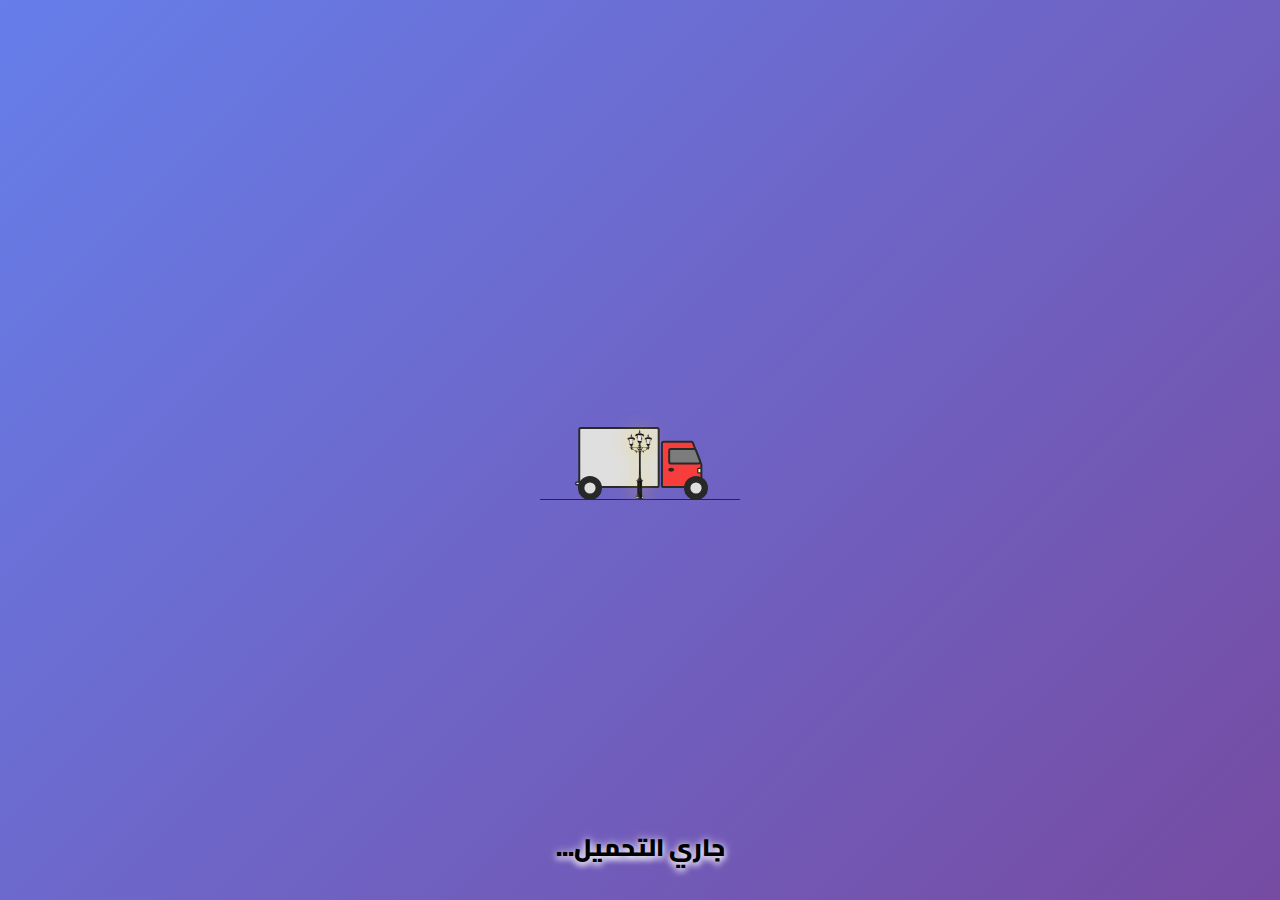
<file: loader/index.html>
<!DOCTYPE html>
<html lang="ar" dir="rtl">
<head>
    <meta charset="UTF-8">
    <meta name="viewport" content="width=device-width, initial-scale=1.0">
    <title>Loader Component - Driver Directory Egypt</title>
    <link rel="stylesheet" href="loader.css">
    <link href="https://fonts.googleapis.com/css2?family=Cairo:wght@400;600;900&display=swap" rel="stylesheet">
</head>
<body>
    <div class="loader-container">
        <div class="loader">
            <div class="truckWrapper">
                <!-- Truck Body -->
                <div class="truckBody">
                    <svg xmlns="http://www.w3.org/2000/svg" fill="none" viewBox="0 0 198 93" class="trucksvg">
                        <path stroke-width="3" stroke="#282828" fill="#F83D3D" d="M135 22.5H177.264C178.295 22.5 179.22 23.133 179.594 24.0939L192.33 56.8443C192.442 57.1332 192.5 57.4404 192.5 57.7504V89C192.5 90.3807 191.381 91.5 190 91.5H135C133.619 91.5 132.5 90.3807 132.5 89V25C132.5 23.6193 133.619 22.5 135 22.5Z"/>
                        <path stroke-width="3" stroke="#282828" fill="#7D7C7C" d="M146 33.5H181.741C182.779 33.5 183.709 34.1415 184.078 35.112L190.538 52.112C191.16 53.748 189.951 55.5 188.201 55.5H146C144.619 55.5 143.5 54.3807 143.5 53V36C143.5 34.6193 144.619 33.5 146 33.5Z"/>
                        <path stroke-width="2" stroke="#282828" fill="#282828" d="M150 65C150 65.39 149.763 65.8656 149.127 66.2893C148.499 66.7083 147.573 67 146.5 67C145.427 67 144.501 66.7083 143.873 66.2893C143.237 65.8656 143 65.39 143 65C143 64.61 143.237 64.1344 143.873 63.7107C144.501 63.2917 145.427 63 146.5 63C147.573 63 148.499 63.2917 149.127 63.7107C149.763 64.1344 150 64.61 150 65Z"/>
                        <rect stroke-width="2" stroke="#282828" fill="#FFFCAB" rx="1" height="7" width="5" y="63" x="187"/>
                        <rect stroke-width="2" stroke="#282828" fill="#282828" rx="1" height="11" width="4" y="81" x="193"/>
                        <rect stroke-width="3" stroke="#282828" fill="#DFDFDF" rx="2.5" height="90" width="121" y="1.5" x="6.5"/>
                        <rect stroke-width="2" stroke="#282828" fill="#DFDFDF" rx="2" height="4" width="6" y="84" x="1"/>
                    </svg>
                </div>
                
                <!-- Truck Tires -->
                <div class="truckTires">
                    <svg xmlns="http://www.w3.org/2000/svg" fill="none" viewBox="0 0 30 30" class="tiresvg">
                        <circle stroke-width="3" stroke="#282828" fill="#282828" r="13.5" cy="15" cx="15"/>
                        <circle fill="#DFDFDF" r="7" cy="15" cx="15"/>
                    </svg>
                    <svg xmlns="http://www.w3.org/2000/svg" fill="none" viewBox="0 0 30 30" class="tiresvg">
                        <circle stroke-width="3" stroke="#282828" fill="#282828" r="13.5" cy="15" cx="15"/>
                        <circle fill="#DFDFDF" r="7" cy="15" cx="15"/>
                    </svg>
                </div>
                
                <!-- Road -->
                <div class="road"></div>
                
                <!-- Street Lamp -->
                <img src="lamp.png" alt="عمود إنارة" class="lampPost">
            </div>
            
            <!-- Loading Text -->
            <div class="loading-text">جاري التحميل...</div>
        </div>
    </div>
</body>
</html>
</file>
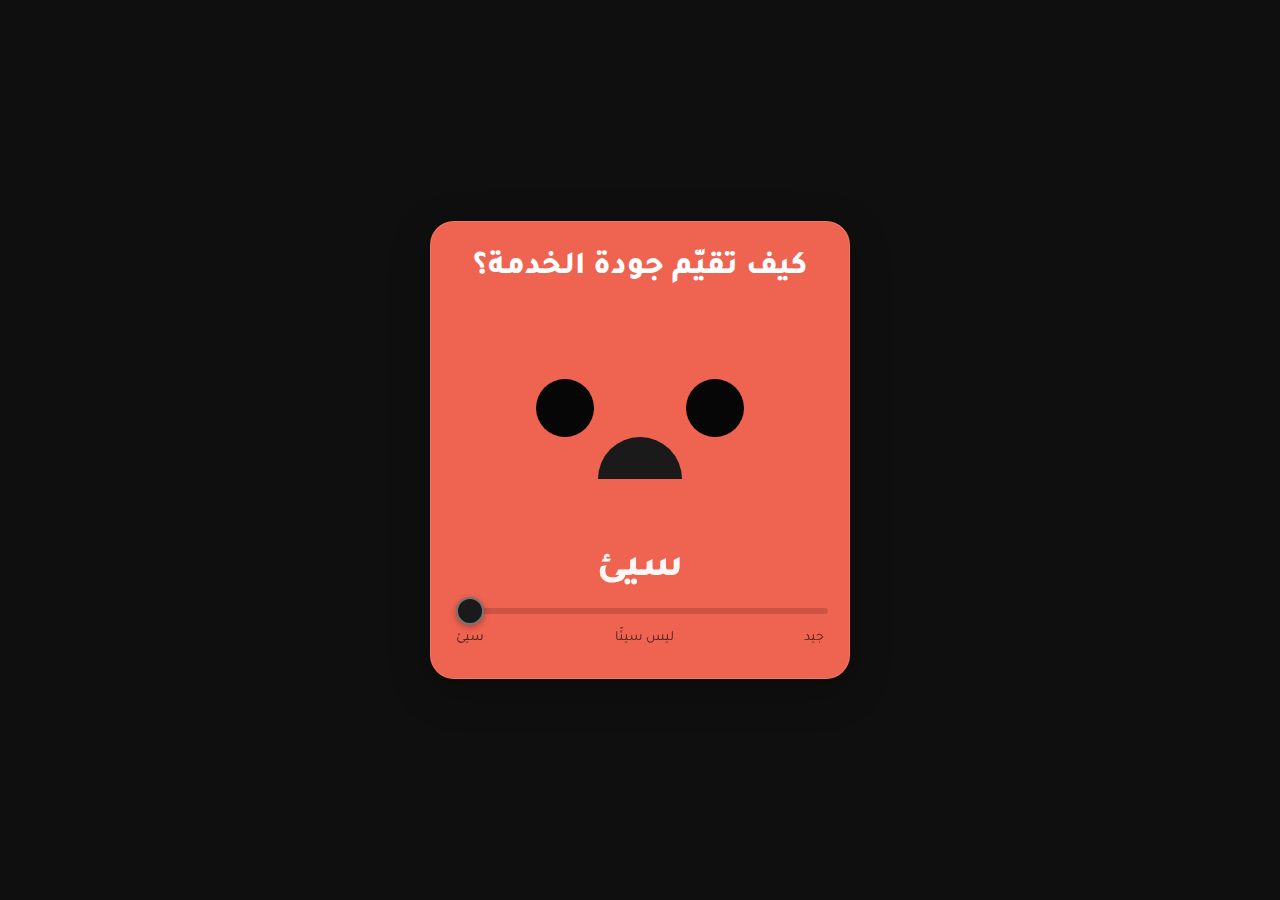
<file: نظام تقييم جودة الخدمة/index.html>
<!doctype html>
<html lang="ar" dir="rtl">
<head>
  <meta charset="utf-8" />
  <meta name="viewport" content="width=device-width, initial-scale=1" />
  <title>تقييم رضا العملاء عن جودة الخدمة</title>
  <link rel="preconnect" href="https://fonts.gstatic.com" crossorigin>
  <link href="https://fonts.googleapis.com/css2?family=Tajawal:wght@400;700;800&display=swap" rel="stylesheet">
  <link rel="stylesheet" href="./style.css" />
</head>
<body>
  <div class="card" id="card" data-state="bad">
    <h1 class="title">كيف تقيّم جودة الخدمة؟</h1>

    <div class="face" aria-hidden="true">
      <div class="eye eye--left"></div>
      <div class="eye eye--right"></div>
      <div class="mouth"></div>
    </div>

    <div class="label" id="label">سيئ</div>

    <div class="slider-wrap" dir="ltr">
      <input id="slider" type="range" min="0" max="100" step="1" value="0" />
      <div class="scale">
        <span>سيئ</span>
        <span>ليس سيئًا</span>
        <span>جيد</span>
      </div>
    </div>
  </div>

  <script src="./script.js"></script>
</body>
</html>
</file>
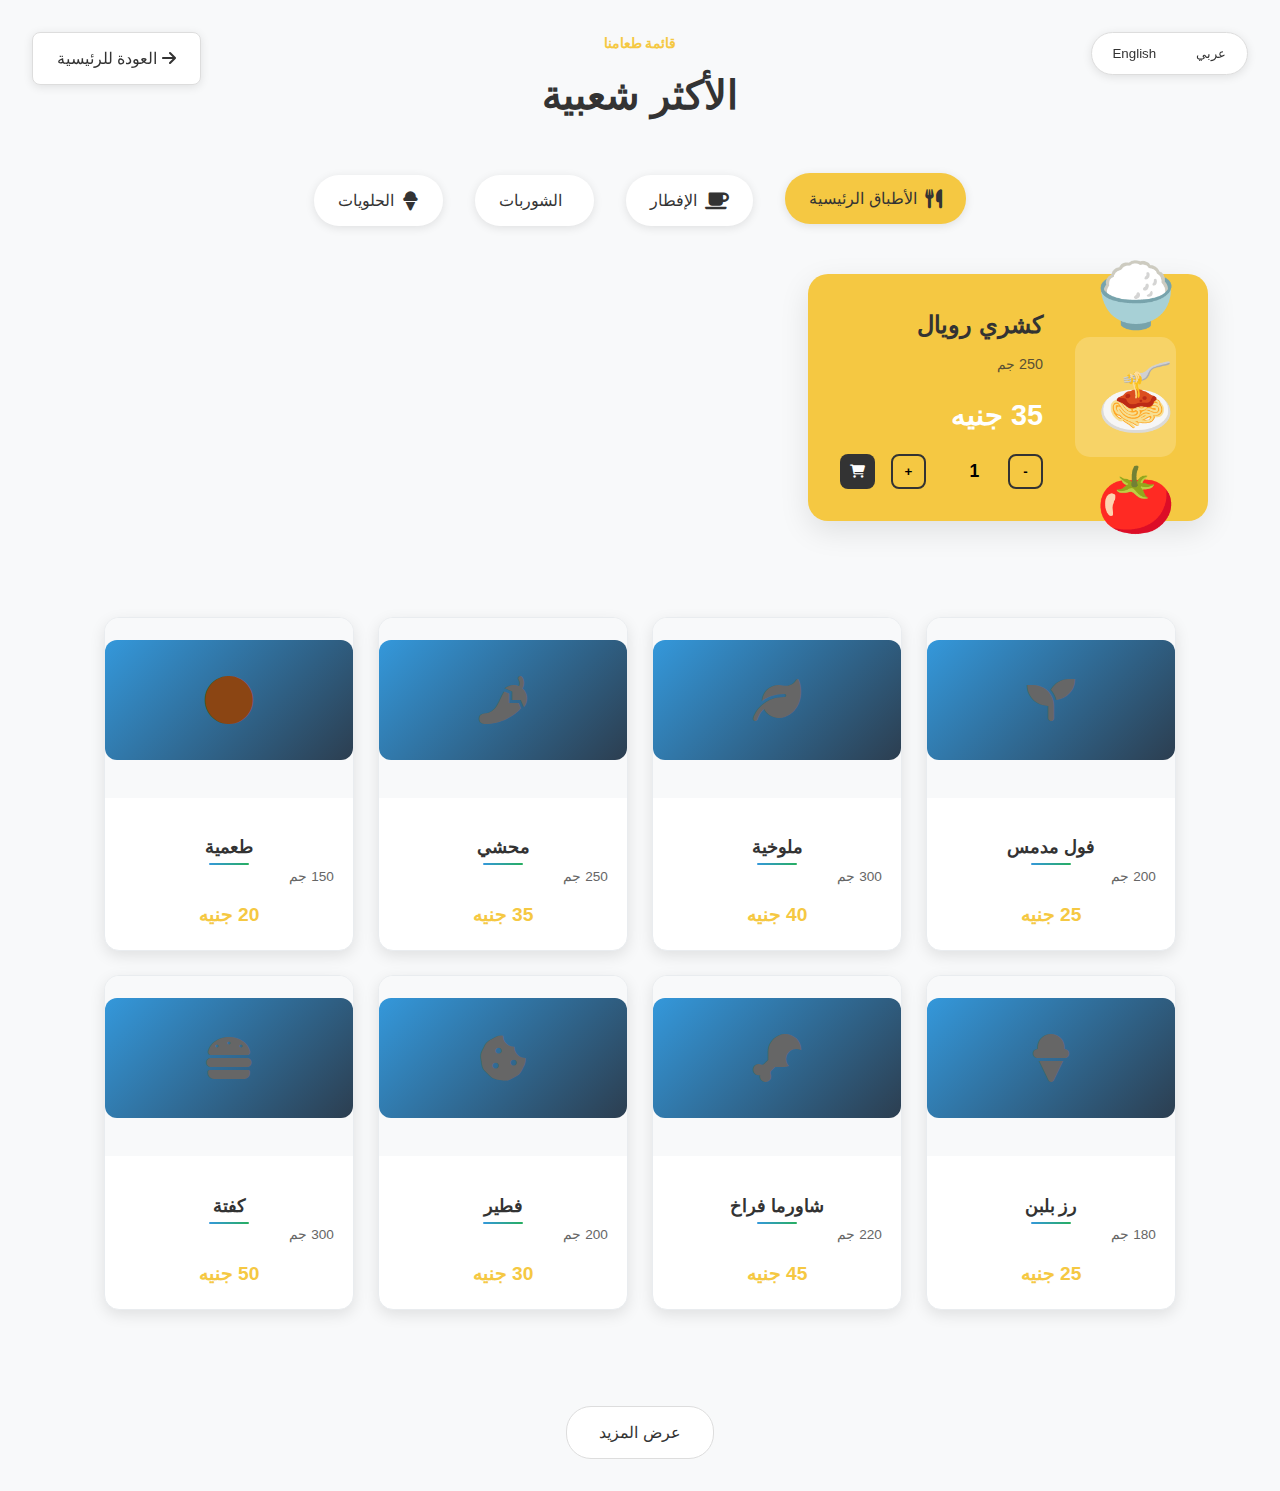
<file: famous-foods.html>
<!DOCTYPE html>
<html lang="ar" dir="rtl">
<head>
    <meta charset="UTF-8">
    <meta name="viewport" content="width=device-width, initial-scale=1.0">
    <title>أشهر الأكلات المصرية - Famous Egyptian Foods</title>
    <link rel="stylesheet" href="https://cdnjs.cloudflare.com/ajax/libs/font-awesome/6.0.0/css/all.min.css">
    <link rel="stylesheet" href="driver-styles.css">
    <style>
        :root {
            --primary-yellow: #F5C842;
            --light-yellow: #FFF4D6;
            --dark-text: #333333;
            --light-text: #666666;
            --gray-bg: #F8F9FA;
            --white: #FFFFFF;
            --shadow: rgba(0, 0, 0, 0.1);
        }

        * {
            margin: 0;
            padding: 0;
            box-sizing: border-box;
        }

        body {
            font-family: 'Arial', sans-serif;
            background-color: var(--gray-bg);
            color: var(--dark-text);
        }

        .foods-page {
            min-height: 100vh;
            background-color: var(--gray-bg);
            padding: 2rem 0;
        }

        .foods-container {
            max-width: 1200px;
            margin: 0 auto;
            padding: 0 2rem;
        }

        .foods-header {
            text-align: center;
            margin-bottom: 3rem;
        }

        .section-subtitle {
            color: var(--primary-yellow);
            font-size: 0.9rem;
            font-weight: 600;
            letter-spacing: 2px;
            text-transform: uppercase;
            margin-bottom: 0.5rem;
        }

        .foods-header h1 {
            font-size: 2.5rem;
            color: var(--dark-text);
            font-weight: 700;
            margin-bottom: 2rem;
        }

        .back-button {
            position: fixed;
            top: 2rem;
            left: 2rem;
            background: var(--white);
            color: var(--dark-text);
            border: 1px solid #ddd;
            padding: 0.8rem 1.5rem;
            border-radius: 8px;
            text-decoration: none;
            font-weight: 500;
            transition: all 0.3s ease;
            box-shadow: 0 2px 10px var(--shadow);
            z-index: 1000;
        }

        .back-button:hover {
            transform: translateY(-2px);
            box-shadow: 0 4px 15px var(--shadow);
        }

        /* Categories Navigation */
        .categories-nav {
            display: flex;
            justify-content: center;
            gap: 2rem;
            margin-bottom: 3rem;
            flex-wrap: wrap;
        }

        .category-item {
            display: flex;
            align-items: center;
            gap: 0.5rem;
            padding: 0.8rem 1.5rem;
            background: var(--white);
            border-radius: 25px;
            text-decoration: none;
            color: var(--dark-text);
            font-weight: 500;
            transition: all 0.3s ease;
            box-shadow: 0 2px 10px var(--shadow);
        }

        .category-item:hover, .category-item.active {
            background: var(--primary-yellow);
            transform: translateY(-2px);
        }

        .category-item i {
            font-size: 1.2rem;
        }

        /* Featured Item */
        .featured-section {
            margin-bottom: 3rem;
        }

        .featured-item {
            background: var(--primary-yellow);
            border-radius: 20px;
            padding: 2rem;
            display: flex;
            align-items: center;
            gap: 2rem;
            box-shadow: 0 10px 30px var(--shadow);
            max-width: 400px;
        }

        .featured-image {
            width: 120px;
            height: 120px;
            background: rgba(255,255,255,0.2);
            border-radius: 15px;
            display: flex;
            align-items: center;
            justify-content: center;
            font-size: 4rem;
        }

        .featured-info h3 {
            font-size: 1.5rem;
            font-weight: 700;
            margin-bottom: 0.5rem;
            color: var(--dark-text);
        }

        .featured-weight {
            color: var(--dark-text);
            font-size: 0.9rem;
            margin-bottom: 1rem;
            opacity: 0.8;
        }

        .featured-price {
            font-size: 1.8rem;
            font-weight: 700;
            color: var(--white);
            margin-bottom: 1rem;
        }

        .quantity-controls {
            display: flex;
            align-items: center;
            gap: 1rem;
        }

        .qty-btn {
            width: 35px;
            height: 35px;
            border: 2px solid var(--dark-text);
            background: transparent;
            border-radius: 8px;
            display: flex;
            align-items: center;
            justify-content: center;
            cursor: pointer;
            font-weight: bold;
        }

        .qty-input {
            width: 50px;
            text-align: center;
            border: none;
            background: transparent;
            font-size: 1.1rem;
            font-weight: bold;
        }

        .add-btn {
            width: 35px;
            height: 35px;
            background: var(--dark-text);
            color: var(--white);
            border: none;
            border-radius: 8px;
            display: flex;
            align-items: center;
            justify-content: center;
            cursor: pointer;
        }

        /* Regular Grid */
        .foods-grid {
            display: grid;
            grid-template-columns: repeat(4, 1fr);
            gap: 1.5rem;
            margin-bottom: 3rem;
        }

        .food-item {
            background: var(--white);
            border-radius: 15px;
            overflow: hidden;
            box-shadow: 0 5px 15px var(--shadow);
            transition: all 0.3s ease;
        }

        .food-item:hover {
            transform: translateY(-5px);
            box-shadow: 0 10px 25px var(--shadow);
        }

        .food-image {
            height: 180px;
            background: var(--gray-bg);
            display: flex;
            align-items: center;
            justify-content: center;
            position: relative;
        }

        .food-image img {
            width: 100%;
            height: 100%;
            object-fit: cover;
        }

        .food-placeholder {
            font-size: 3rem;
            color: var(--light-text);
        }

        .food-info {
            padding: 1.2rem;
        }

        .food-info h3 {
            font-size: 1.1rem;
            font-weight: 600;
            margin-bottom: 0.3rem;
            color: var(--dark-text);
        }

        .food-weight {
            color: var(--light-text);
            font-size: 0.85rem;
            margin-bottom: 0.8rem;
        }

        .food-price {
            font-size: 1.2rem;
            font-weight: 700;
            color: var(--primary-yellow);
        }

        /* Language Toggle */
        .lang-toggle {
            position: fixed;
            top: 2rem;
            right: 2rem;
            background: var(--white);
            border: 1px solid #ddd;
            border-radius: 25px;
            padding: 0.3rem;
            box-shadow: 0 2px 10px var(--shadow);
            z-index: 1000;
        }

        .lang-btn {
            background: transparent;
            border: none;
            color: var(--dark-text);
            padding: 0.5rem 1rem;
            border-radius: 20px;
            cursor: pointer;
            transition: all 0.3s ease;
            font-weight: 500;
        }

        .lang-btn.active {
            background: var(--primary-yellow);
            color: var(--dark-text);
        }

        .lang-btn:hover {
            background: var(--light-yellow);
        }

        .show-more {
            text-align: center;
            margin-top: 2rem;
        }

        .show-more-btn {
            background: var(--white);
            border: 1px solid #ddd;
            padding: 0.8rem 2rem;
            border-radius: 25px;
            color: var(--dark-text);
            text-decoration: none;
            font-weight: 500;
            transition: all 0.3s ease;
            display: inline-block;
        }

        .show-more-btn:hover {
            background: var(--primary-yellow);
            transform: translateY(-2px);
        }

        @media (max-width: 1024px) {
            .foods-grid {
                grid-template-columns: repeat(3, 1fr);
            }
            
            .featured-item {
                flex-direction: column;
                text-align: center;
                max-width: 300px;
                margin: 0 auto;
            }
        }

        @media (max-width: 768px) {
            .foods-header h1 {
                font-size: 2rem;
            }
            
            .foods-grid {
                grid-template-columns: repeat(2, 1fr);
                gap: 1rem;
            }
            
            .categories-nav {
                gap: 1rem;
            }
            
            .category-item {
                padding: 0.6rem 1rem;
                font-size: 0.9rem;
            }
            
            .back-button {
                top: 1rem;
                left: 1rem;
                padding: 0.6rem 1rem;
                font-size: 0.9rem;
            }
            
            .lang-toggle {
                top: 1rem;
                right: 1rem;
            }
            
            .foods-container {
                padding: 0 1rem;
            }

            .featured-item {
                padding: 1.5rem;
            }

            .featured-image {
                width: 100px;
                height: 100px;
                font-size: 3rem;
            }
        }

        @media (max-width: 480px) {
            .foods-grid {
                grid-template-columns: 1fr;
            }
        }
    </style>
</head>
<body>
    <div class="foods-page">
        <!-- Back Button -->
        <a href="driver-comparison.html" class="back-button">
            <i class="fas fa-arrow-right"></i>
            <span data-en="Back to Main" data-ar="العودة للرئيسية">العودة للرئيسية</span>
        </a>

        <!-- Language Toggle -->
        <div class="lang-toggle">
            <button class="lang-btn active" onclick="toggleLanguage('ar')">عربي</button>
            <button class="lang-btn" onclick="toggleLanguage('en')">English</button>
        </div>

        <div class="foods-container">
            <!-- Header -->
            <div class="foods-header">
                <div class="section-subtitle" data-en="OUR MENU" data-ar="قائمة طعامنا">قائمة طعامنا</div>
                <h1 data-en="The Most Popular" data-ar="الأكثر شعبية">الأكثر شعبية</h1>
            </div>

            <!-- Categories Navigation -->
            <div class="categories-nav">
                <a href="#" class="category-item active" data-en="Main Dishes" data-ar="الأطباق الرئيسية">
                    <i class="fas fa-utensils"></i>
                    <span data-en="Main Dishes" data-ar="الأطباق الرئيسية">الأطباق الرئيسية</span>
                </a>
                <a href="#" class="category-item" data-en="Breakfast" data-ar="الإفطار">
                    <i class="fas fa-coffee"></i>
                    <span data-en="Breakfast" data-ar="الإفطار">الإفطار</span>
                </a>
                <a href="#" class="category-item" data-en="Soups" data-ar="الشوربات">
                    <i class="fas fa-bowl-food"></i>
                    <span data-en="Soups" data-ar="الشوربات">الشوربات</span>
                </a>
                <a href="#" class="category-item" data-en="Desserts" data-ar="الحلويات">
                    <i class="fas fa-ice-cream"></i>
                    <span data-en="Desserts" data-ar="الحلويات">الحلويات</span>
                </a>
            </div>

            <!-- Featured Item -->
            <div class="featured-section">
                <div class="featured-item">
                    <div class="featured-image">
                        🍚🍝🍅
                    </div>
                    <div class="featured-info">
                        <h3 data-en="Koshari Royal" data-ar="كشري رويال">كشري رويال</h3>
                        <div class="featured-weight" data-en="250 g" data-ar="250 جم">250 جم</div>
                        <div class="featured-price" data-en="$3.50" data-ar="35 جنيه">35 جنيه</div>
                        <div class="quantity-controls">
                            <button class="qty-btn">-</button>
                            <input type="number" value="1" class="qty-input">
                            <button class="qty-btn">+</button>
                            <button class="add-btn">
                                <i class="fas fa-shopping-cart"></i>
                            </button>
                        </div>
                    </div>
                </div>
            </div>

            <!-- Foods Grid -->
            <div class="foods-grid">
                <!-- Food Item 1: Ful Medames -->
                <div class="food-item">
                    <div class="food-image">
                        <div class="food-placeholder">
                            <i class="fas fa-seedling"></i>
                        </div>
                    </div>
                    <div class="food-info">
                        <h3 data-en="Ful Medames" data-ar="فول مدمس">فول مدمس</h3>
                        <div class="food-weight" data-en="200 g" data-ar="200 جم">200 جم</div>
                        <div class="food-price" data-en="$2.50" data-ar="25 جنيه">25 جنيه</div>
                    </div>
                </div>

                <!-- Food Item 2: Molokhia -->
                <div class="food-item">
                    <div class="food-image">
                        <div class="food-placeholder">
                            <i class="fas fa-leaf"></i>
                        </div>
                    </div>
                    <div class="food-info">
                        <h3 data-en="Molokhia" data-ar="ملوخية">ملوخية</h3>
                        <div class="food-weight" data-en="300 g" data-ar="300 جم">300 جم</div>
                        <div class="food-price" data-en="$4.00" data-ar="40 جنيه">40 جنيه</div>
                    </div>
                </div>

                <!-- Food Item 3: Mahshi -->
                <div class="food-item">
                    <div class="food-image">
                        <div class="food-placeholder">
                            <i class="fas fa-pepper-hot"></i>
                        </div>
                    </div>
                    <div class="food-info">
                        <h3 data-en="Mahshi" data-ar="محشي">محشي</h3>
                        <div class="food-weight" data-en="250 g" data-ar="250 جم">250 جم</div>
                        <div class="food-price" data-en="$3.50" data-ar="35 جنيه">35 جنيه</div>
                    </div>
                </div>

                <!-- Food Item 4: Ta'meya -->
                <div class="food-item">
                    <div class="food-image">
                        <div class="food-placeholder">
                            <i class="fas fa-circle" style="color: #8B4513;"></i>
                        </div>
                    </div>
                    <div class="food-info">
                        <h3 data-en="Ta'meya" data-ar="طعمية">طعمية</h3>
                        <div class="food-weight" data-en="150 g" data-ar="150 جم">150 جم</div>
                        <div class="food-price" data-en="$2.00" data-ar="20 جنيه">20 جنيه</div>
                    </div>
                </div>

                <!-- Food Item 5: Roz Bel Laban -->
                <div class="food-item">
                    <div class="food-image">
                        <div class="food-placeholder">
                            <i class="fas fa-ice-cream"></i>
                        </div>
                    </div>
                    <div class="food-info">
                        <h3 data-en="Roz Bel Laban" data-ar="رز بلبن">رز بلبن</h3>
                        <div class="food-weight" data-en="180 g" data-ar="180 جم">180 جم</div>
                        <div class="food-price" data-en="$2.50" data-ar="25 جنيه">25 جنيه</div>
                    </div>
                </div>

                <!-- Food Item 6: Chicken Shawarma -->
                <div class="food-item">
                    <div class="food-image">
                        <div class="food-placeholder">
                            <i class="fas fa-drumstick-bite"></i>
                        </div>
                    </div>
                    <div class="food-info">
                        <h3 data-en="Chicken Shawarma" data-ar="شاورما فراخ">شاورما فراخ</h3>
                        <div class="food-weight" data-en="220 g" data-ar="220 جم">220 جم</div>
                        <div class="food-price" data-en="$4.50" data-ar="45 جنيه">45 جنيه</div>
                    </div>
                </div>

                <!-- Food Item 7: Feteer -->
                <div class="food-item">
                    <div class="food-image">
                        <div class="food-placeholder">
                            <i class="fas fa-cookie-bite"></i>
                        </div>
                    </div>
                    <div class="food-info">
                        <h3 data-en="Feteer" data-ar="فطير">فطير</h3>
                        <div class="food-weight" data-en="200 g" data-ar="200 جم">200 جم</div>
                        <div class="food-price" data-en="$3.00" data-ar="30 جنيه">30 جنيه</div>
                    </div>
                </div>

                <!-- Food Item 8: Kofta -->
                <div class="food-item">
                    <div class="food-image">
                        <div class="food-placeholder">
                            <i class="fas fa-hamburger"></i>
                        </div>
                    </div>
                    <div class="food-info">
                        <h3 data-en="Kofta" data-ar="كفتة">كفتة</h3>
                        <div class="food-weight" data-ar="300 جم" data-en="300 g">300 جم</div>
                        <div class="food-price" data-en="$5.00" data-ar="50 جنيه">50 جنيه</div>
                    </div>
                </div>
            </div>
            
            <!-- Show More Button -->
            <div class="show-more">
                <a href="#" class="show-more-btn" data-en="Show more" data-ar="عرض المزيد">عرض المزيد</a>
            </div>
        </div>
    </div>

    <script>
        let currentLanguage = 'ar';

        function toggleLanguage(lang) {
            currentLanguage = lang;
            
            // Update active button
            document.querySelectorAll('.lang-btn').forEach(btn => {
                btn.classList.remove('active');
            });
            event.target.classList.add('active');
            
            // Update text content
            document.querySelectorAll('[data-ar]').forEach(element => {
                if (lang === 'ar') {
                    element.textContent = element.getAttribute('data-ar');
                } else {
                    element.textContent = element.getAttribute('data-en');
                }
            });
            
            // Update document direction
            document.documentElement.setAttribute('lang', lang);
            document.documentElement.setAttribute('dir', lang === 'ar' ? 'rtl' : 'ltr');
        }

        // Initialize with Arabic
        document.addEventListener('DOMContentLoaded', function() {
            toggleLanguage('ar');
        });
    </script>
</body>
</html>
</file>
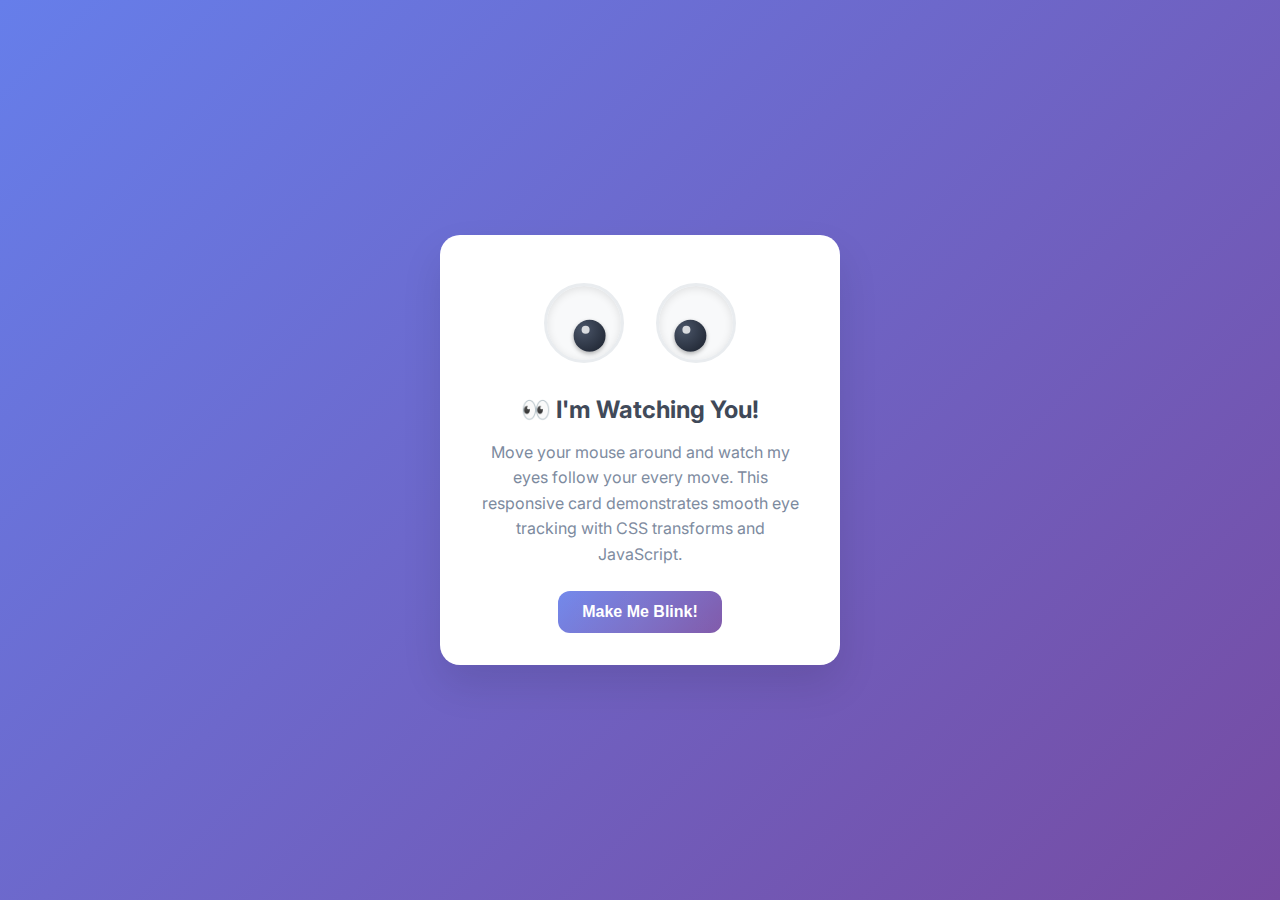
<file: animated designs/eye-card.html>
<!DOCTYPE html>
<html lang="en">
<head>
  <meta charset="utf-8" />
  <meta name="viewport" content="width=device-width, initial-scale=1" />
  <title>Eyes Following Mouse Card</title>
  <link rel="preconnect" href="https://fonts.googleapis.com">
  <link rel="preconnect" href="https://fonts.gstatic.com" crossorigin>
  <link href="https://fonts.googleapis.com/css2?family=Inter:wght@400;600;700&display=swap" rel="stylesheet">
  <style>
    * { box-sizing: border-box; }
    body {
      margin: 0;
      min-height: 100vh;
      font-family: 'Inter', system-ui, sans-serif;
      background: linear-gradient(135deg, #667eea 0%, #764ba2 100%);
      display: flex;
      align-items: center;
      justify-content: center;
      padding: 20px;
    }

    .eye-card {
      background: white;
      border-radius: 20px;
      padding: 2rem;
      box-shadow: 0 20px 40px rgba(0,0,0,0.1);
      text-align: center;
      max-width: 400px;
      width: 100%;
      position: relative;
      overflow: hidden;
    }

    .eye-card::before {
      content: '';
      position: absolute;
      top: -50%;
      left: -50%;
      width: 200%;
      height: 200%;
      background: linear-gradient(45deg, transparent, rgba(255,255,255,0.1), transparent);
      transform: rotate(45deg);
      transition: transform 0.6s ease;
    }

    .eye-card:hover::before {
      transform: rotate(45deg) translate(50%, 50%);
    }

    .eyes-container {
      display: flex;
      justify-content: center;
      gap: 2rem;
      margin: 1rem 0 2rem;
    }

    .eye {
      width: 80px;
      height: 80px;
      background: #f8f9fa;
      border-radius: 50%;
      position: relative;
      border: 3px solid #e9ecef;
      box-shadow: inset 0 2px 8px rgba(0,0,0,0.1);
      transition: transform 0.1s ease;
    }

    .eye:hover {
      transform: scale(1.05);
    }

    .pupil {
      width: 32px;
      height: 32px;
      background: radial-gradient(circle at 30% 30%, #4a5568, #1a202c);
      border-radius: 50%;
      position: absolute;
      top: 50%;
      left: 50%;
      transform: translate(-50%, -50%);
      transition: all 0.1s ease;
      box-shadow: 0 2px 4px rgba(0,0,0,0.3);
    }

    .pupil::after {
      content: '';
      position: absolute;
      width: 8px;
      height: 8px;
      background: white;
      border-radius: 50%;
      top: 6px;
      left: 8px;
      opacity: 0.8;
    }

    .card-content h2 {
      margin: 0 0 1rem;
      color: #2d3748;
      font-size: 1.5rem;
      font-weight: 700;
    }

    .card-content p {
      color: #718096;
      line-height: 1.6;
      margin: 0 0 1.5rem;
    }

    .card-button {
      background: linear-gradient(135deg, #667eea, #764ba2);
      color: white;
      border: none;
      padding: 12px 24px;
      border-radius: 12px;
      font-weight: 600;
      cursor: pointer;
      transition: all 0.2s ease;
      font-size: 1rem;
    }

    .card-button:hover {
      transform: translateY(-2px);
      box-shadow: 0 8px 20px rgba(102, 126, 234, 0.4);
    }

    .card-button:active {
      transform: translateY(0);
    }

    /* Responsive adjustments */
    @media (max-width: 480px) {
      .eye-card {
        padding: 1.5rem;
        margin: 1rem;
      }
      
      .eyes-container {
        gap: 1.5rem;
      }
      
      .eye {
        width: 60px;
        height: 60px;
      }
      
      .pupil {
        width: 24px;
        height: 24px;
      }
      
      .pupil::after {
        width: 6px;
        height: 6px;
        top: 4px;
        left: 6px;
      }
      
      .card-content h2 {
        font-size: 1.25rem;
      }
    }

    /* Blink animation */
    @keyframes blink {
      0%, 90%, 100% { transform: scaleY(1); }
      95% { transform: scaleY(0.1); }
    }

    .eye.blink {
      animation: blink 0.3s ease-in-out;
    }
  </style>
</head>
<body>
  <div class="eye-card">
    <div class="eyes-container">
      <div class="eye" id="leftEye">
        <div class="pupil" id="leftPupil"></div>
      </div>
      <div class="eye" id="rightEye">
        <div class="pupil" id="rightPupil"></div>
      </div>
    </div>
    
    <div class="card-content">
      <h2>👀 I'm Watching You!</h2>
      <p>Move your mouse around and watch my eyes follow your every move. This responsive card demonstrates smooth eye tracking with CSS transforms and JavaScript.</p>
      <button class="card-button" onclick="blinkEyes()">Make Me Blink!</button>
    </div>
  </div>

  <script>
    const leftPupil = document.getElementById('leftPupil');
    const rightPupil = document.getElementById('rightPupil');
    const leftEye = document.getElementById('leftEye');
    const rightEye = document.getElementById('rightEye');

    // Maximum distance pupils can move from center
    const maxMove = 20;

    function updateEyePosition(mouseX, mouseY) {
      // Get eye positions
      const leftEyeRect = leftEye.getBoundingClientRect();
      const rightEyeRect = rightEye.getBoundingClientRect();
      
      const leftEyeCenterX = leftEyeRect.left + leftEyeRect.width / 2;
      const leftEyeCenterY = leftEyeRect.top + leftEyeRect.height / 2;
      
      const rightEyeCenterX = rightEyeRect.left + rightEyeRect.width / 2;
      const rightEyeCenterY = rightEyeRect.top + rightEyeRect.height / 2;

      // Calculate angles and distances for left eye
      const leftAngle = Math.atan2(mouseY - leftEyeCenterY, mouseX - leftEyeCenterX);
      const leftDistance = Math.min(maxMove, Math.hypot(mouseX - leftEyeCenterX, mouseY - leftEyeCenterY) / 10);
      
      const leftMoveX = Math.cos(leftAngle) * leftDistance;
      const leftMoveY = Math.sin(leftAngle) * leftDistance;

      // Calculate angles and distances for right eye
      const rightAngle = Math.atan2(mouseY - rightEyeCenterY, mouseX - rightEyeCenterX);
      const rightDistance = Math.min(maxMove, Math.hypot(mouseX - rightEyeCenterX, mouseY - rightEyeCenterY) / 10);
      
      const rightMoveX = Math.cos(rightAngle) * rightDistance;
      const rightMoveY = Math.sin(rightAngle) * rightDistance;

      // Apply transforms
      leftPupil.style.transform = `translate(calc(-50% + ${leftMoveX}px), calc(-50% + ${leftMoveY}px))`;
      rightPupil.style.transform = `translate(calc(-50% + ${rightMoveX}px), calc(-50% + ${rightMoveY}px))`;
    }

    // Mouse move event
    document.addEventListener('mousemove', (e) => {
      updateEyePosition(e.clientX, e.clientY);
    });

    // Touch move event for mobile
    document.addEventListener('touchmove', (e) => {
      if (e.touches.length > 0) {
        updateEyePosition(e.touches[0].clientX, e.touches[0].clientY);
      }
    });

    // Blink function
    function blinkEyes() {
      leftEye.classList.add('blink');
      rightEye.classList.add('blink');
      
      setTimeout(() => {
        leftEye.classList.remove('blink');
        rightEye.classList.remove('blink');
      }, 300);
    }

    // Random blink every 3-7 seconds
    function randomBlink() {
      blinkEyes();
      setTimeout(randomBlink, Math.random() * 4000 + 3000);
    }

    // Start random blinking after 2 seconds
    setTimeout(randomBlink, 2000);

    // Initialize eye position
    updateEyePosition(window.innerWidth / 2, window.innerHeight / 2);
  </script>
</body>
</html>
</file>
<file: loader/loader.css>
/* Truck Loader Styles */
.loader-container {
  position: fixed;
  top: 0;
  left: 0;
  width: 100%;
  height: 100%;
  background: linear-gradient(135deg, #667eea 0%, #764ba2 100%);
  display: flex;
  align-items: center;
  justify-content: center;
  z-index: 9999;
  opacity: 1;
  transition: opacity 0.5s ease;
}

.loader-container.hidden {
  opacity: 0;
  pointer-events: none;
}

.loader {
  width: fit-content;
  height: fit-content;
  display: flex;
  align-items: center;
  justify-content: center;
}

.truckWrapper {
  width: 200px;
  height: 100px;
  display: flex;
  flex-direction: column;
  position: relative;
  align-items: center;
  justify-content: flex-end;
  overflow-x: hidden;
}

/* truck upper body */
.truckBody {
  width: 130px;
  height: fit-content;
  margin-bottom: 6px;
  animation: truckBounce 1s linear infinite;
  transform-origin: bottom center;
}

/* truck suspension animation*/
@keyframes truckBounce {
  0%, 100% {
    transform: translateY(0px) rotate(0deg);
  }
  25% {
    transform: translateY(-2px) rotate(-1deg);
  }
  50% {
    transform: translateY(4px) rotate(0deg);
  }
  75% {
    transform: translateY(1px) rotate(1deg);
  }
}

/* truck's tires */
.truckTires {
  width: 130px;
  height: fit-content;
  display: flex;
  align-items: center;
  justify-content: space-between;
  padding: 0px 10px 0px 15px;
  position: absolute;
  bottom: 0;
}

.truckTires svg {
  width: 24px;
  animation: wheelRotation 0.6s linear infinite;
  transform-origin: center center;
}

@keyframes wheelRotation {
  0% {
    transform: rotate(0deg);
  }
  100% {
    transform: rotate(360deg);
  }
}

.road {
  width: 100%;
  height: 1.5px;
  background-color: #282828;
  position: relative;
  bottom: 0;
  align-self: flex-end;
  border-radius: 3px;
}

.road::before {
  content: "";
  position: absolute;
  width: 20px;
  height: 100%;
  background-color: #282828;
  right: -50%;
  border-radius: 3px;
  animation: roadAnimation 1.4s linear infinite;
}

.road::after {
  content: "";
  position: absolute;
  width: 10px;
  height: 100%;
  background-color: #282828;
  right: -65%;
  border-radius: 3px;
  animation: roadAnimation 1.4s linear infinite;
}

@keyframes roadAnimation {
  0% {
    transform: translateX(0px);
  }
  100% {
    transform: translateX(-350px);
  }
}

/* Loading text */
.loading-text {
  position: absolute;
  bottom: 30px;
  left: 50%;
  transform: translateX(-50%);
  color: #000;
  font-family: 'Cairo', sans-serif;
  font-size: 24px;
  font-weight: 900;
  animation: pulse 1.5s ease-in-out infinite;
  text-shadow: 0 3px 6px rgba(255, 255, 255, 1), 0 0 10px rgba(255, 255, 255, 0.8);
  letter-spacing: 1px;
}

@keyframes pulse {
  0% {
    opacity: 1;
  }
  50% {
    opacity: 0.5;
  }
  100% {
    opacity: 1;
  }
}

/* Modern Street Light */
.lampPost {
  animation: lampMove 4s linear infinite;
  filter: drop-shadow(0 0 10px rgba(255, 215, 0, 0.7));
  position: absolute;
  bottom: -5px;
  height: 80px;
  z-index: 5;
}

@keyframes lampMove {
  0% {
    right: -90%;
  }
  100% {
    right: 110%;
  }
}

@keyframes glow {
  0% {
    opacity: 0.7;
    filter: brightness(1);
  }
  100% {
    opacity: 1;
    filter: brightness(1.5) drop-shadow(0 0 20px rgba(255, 215, 0, 0.8));
  }
}

/* Speed Bumps */
.speed-bump {
  position: absolute;
  width: 40px;
  height: 8px;
  background: linear-gradient(to bottom, #ff6b6b, #f53b3b, #ff6b6b);
  border-radius: 4px;
  top: -4px;
  z-index: 2;
  box-shadow: 0 0 8px rgba(255, 107, 107, 0.8);
}

.speed-bump-1 {
  right: 40%;
  animation: bumpAnimation1 2s linear infinite;
}

.speed-bump-2 {
  right: 70%;
  animation: bumpAnimation2 2s linear infinite;
  animation-delay: 1s;
}

@keyframes bumpAnimation1 {
  0% {
    transform: translateX(200px);
    opacity: 1;
  }
  100% {
    transform: translateX(-350px);
    opacity: 1;
  }
}

@keyframes bumpAnimation2 {
  0% {
    transform: translateX(300px);
    opacity: 1;
  }
  100% {
    transform: translateX(-250px);
    opacity: 1;
  }
}
</file>
<file: نظام تقييم جودة الخدمة/style.css>
:root{
  --bad: #ef6351;
  --mid: #f3a712;
  --good:#7bd389;
  --card-w: 420px;
}
*{box-sizing:border-box}
html,body{height:100%}
body{
  margin:0;
  font-family:"Tajawal",system-ui,-apple-system,Segoe UI,Roboto,Arial,sans-serif;
  background:#0f0f0f;
  display:grid;
  place-items:center;
  padding:24px;
}
.card{
  width:min(100%, var(--card-w));
  background:var(--bad);
  color:#fff;
  border-radius:24px;
  padding:28px 24px 32px;
  transition:background-color .35s ease;
  box-shadow:0 12px 40px rgba(0,0,0,.25), inset 0 0 0 1px rgba(255,255,255,.12);
}
.title{
  text-align:center;
  margin:0 0 28px;
  font-weight:800;
  letter-spacing:.2px;
}
.face{
  width:100%;
  height:220px;
  display:grid;
  place-items:center;
  position:relative;
  margin:0 auto 10px;
}
.eye{
  position:absolute;
  top:64px;
  width:58px;height:58px;
  background:#1a1a1a;
  border-radius:50%;
  transition:all .35s ease;
  filter:contrast(120%);
}
.eye--left{left:26%}
.eye--right{right:26%}
.mouth{
  position:absolute;
  bottom:64px;
  width:84px;height:42px;
  background:#1a1a1a;
  border-radius:0 0 84px 84px;
  transform:translateY(8px) rotate(180deg);
  transition:all .35s ease;
}
.label{
  text-align:center;
  font-weight:800;
  font-size:40px;
  letter-spacing:.6px;
  margin-bottom:8px;
  text-transform:uppercase;
  opacity:.95;
}
.slider-wrap{ margin-top:10px; }
input[type="range"]{
  -webkit-appearance:none;
  width:100%;
  height:6px;
  background:rgba(0,0,0,.15);
  border-radius:999px;
  outline:none;
}
input[type="range"]::-webkit-slider-thumb{
  -webkit-appearance:none;
  width:28px;height:28px;border-radius:50%;
  background:#1a1a1a;
  cursor:pointer;
  border:2px solid rgba(255,255,255,.4);
  box-shadow:0 2px 6px rgba(0,0,0,.3);
}
input[type="range"]::-moz-range-thumb{
  width:28px;height:28px;border-radius:50%;
  background:#1a1a1a;border:2px solid rgba(255,255,255,.4);
}
.scale{
  font-size:14px;
  color:rgba(0,0,0,.75);
  display:flex;
  justify-content:space-between;
  margin-top:8px;
  padding:0 2px;
}
.scale span:nth-child(2){opacity:.9}
.scale span:last-child{opacity:.9}

/* States */
.card[data-state="mid"]{ background:var(--mid); }
.card[data-state="good"]{ background:var(--good); }

.card[data-state="mid"] .eye{
  width:70px;height:20px;border-radius:12px; top:78px;
}
.card[data-state="good"] .eye{
  width:88px;height:88px;border-radius:50%;
  top:48px;
}
.card[data-state="mid"] .mouth{
  width:86px;height:32px;border-radius:26px; transform:translateY(10px) rotate(180deg);
}
.card[data-state="good"] .mouth{
  width:84px;height:46px;border-radius:0 0 84px 84px;
  bottom:28px;
  transform:translateY(0) rotate(0deg);
}
</file>
<file: driver-styles.css>
/* CSS Variables */
:root {
    --primary-color: #2c3e50;
    --secondary-color: #3498db;
    --accent-color: #e74c3c;
    --success-color: #27ae60;
    --warning-color: #f39c12;
    --text-color: #2c3e50;
    --text-light: #7f8c8d;
    --background-color: #ffffff;
    --section-bg: #f8f9fa;
    --card-bg: #ffffff;
    --border-color: #e9ecef;
    --shadow: 0 4px 20px rgba(0, 0, 0, 0.1);
    --shadow-hover: 0 8px 30px rgba(0, 0, 0, 0.15);
    --border-radius: 12px;
    --transition: all 0.3s ease;
}

/* Dark Mode Variables */
[data-theme="dark"] {
    --primary-color: #34495e;
    --secondary-color: #3498db;
    --accent-color: #e74c3c;
    --success-color: #27ae60;
    --warning-color: #f39c12;
    --text-color: #ecf0f1;
    --text-light: #bdc3c7;
    --background-color: #1a1a1a;
    --section-bg: #2c3e50;
    --card-bg: #34495e;
    --border-color: #4a5568;
    --shadow: 0 4px 20px rgba(0, 0, 0, 0.3);
    --shadow-hover: 0 8px 30px rgba(0, 0, 0, 0.4);
}

/* Reset and Base Styles */
* {
    margin: 0;
    padding: 0;
    box-sizing: border-box;
}

body {
    font-family: 'Poppins', sans-serif;
    line-height: 1.6;
    color: var(--text-color);
    background-color: var(--background-color);
    overflow-x: hidden;
}

/* Scroll Animation Styles */
.fade-in-up {
    opacity: 0;
    transform: translateY(50px);
    transition: all 0.8s ease-out;
}

.fade-in-up.animate {
    opacity: 1;
    transform: translateY(0);
}

.fade-in-left {
    opacity: 0;
    transform: translateX(-50px);
    transition: all 0.8s ease-out;
}

.fade-in-left.animate {
    opacity: 1;
    transform: translateX(0);
}

.fade-in-right {
    opacity: 0;
    transform: translateX(50px);
    transition: all 0.8s ease-out;
}

.fade-in-right.animate {
    opacity: 1;
    transform: translateX(0);
}

.fade-in {
    opacity: 0;
    transition: all 0.8s ease-out;
}

.fade-in.animate {
    opacity: 1;
}

.scale-in {
    opacity: 0;
    transform: scale(0.8);
    transition: all 0.8s ease-out;
}

.scale-in.animate {
    opacity: 1;
    transform: scale(1);
}

/* Staggered animation delays */
.animate-delay-1 { transition-delay: 0.1s; }
.animate-delay-2 { transition-delay: 0.2s; }
.animate-delay-3 { transition-delay: 0.3s; }
.animate-delay-4 { transition-delay: 0.4s; }
.animate-delay-5 { transition-delay: 0.5s; }
.animate-delay-6 { transition-delay: 0.6s; }

/* Special animation for ranking cards - content visible, card slides in */
.ranking-card-slide {
    transform: translateX(-100px);
    opacity: 0.3;
    transition: all 0.8s ease-out;
}

.ranking-card-slide.animate {
    transform: translateX(0);
    opacity: 1;
}

/* Arabic Font Support */
html[lang="ar"] {
    font-family: 'Cairo', sans-serif;
}

html[dir="rtl"] {
    text-align: right;
}

/* Container */
.container {
    max-width: 1200px;
    margin: 0 auto;
    padding: 0 20px;
}

/* Header Styles */
.header {
    position: fixed;
    top: 0;
    width: 100%;
    background: linear-gradient(135deg, 
        rgba(212, 175, 55, 0.95) 0%,
        rgba(30, 58, 138, 0.95) 25%,
        rgba(193, 154, 107, 0.95) 50%,
        rgba(139, 69, 19, 0.95) 75%,
        rgba(44, 24, 16, 0.95) 100%);
    backdrop-filter: blur(15px);
    z-index: 1000;
    box-shadow: 
        0 8px 32px rgba(44, 24, 16, 0.4),
        0 2px 8px rgba(139, 69, 19, 0.3),
        inset 0 1px 0 rgba(212, 175, 55, 0.3),
        inset 0 -1px 0 rgba(44, 24, 16, 0.2);
    border-bottom: 3px solid rgba(212, 175, 55, 0.8);
    transform: translateZ(0);
    perspective: 1000px;
    padding: 15px 0;
}

.header .container {
    display: flex;
    align-items: center;
    justify-content: space-between;
    max-width: 1200px;
    margin: 0 auto;
    padding: 0 20px;
}

/* Navigation Right Side */
.nav-right {
    display: flex;
    align-items: center;
    gap: 20px;
}

.about-link {
    color: white;
    text-decoration: none;
    font-weight: 600;
    font-size: 1rem;
    padding: 8px 16px;
    border-radius: 20px;
    background: rgba(255, 255, 255, 0.1);
    backdrop-filter: blur(10px);
    border: 1px solid rgba(212, 175, 55, 0.3);
    transition: all 0.3s ease;
    text-shadow: 1px 1px 2px rgba(0,0,0,0.5);
}

.about-link:hover {
    background: rgba(212, 175, 55, 0.2);
    border-color: rgba(212, 175, 55, 0.6);
    transform: translateY(-1px);
    box-shadow: 0 4px 15px rgba(212, 175, 55, 0.3);
    color: #FFD700;
}

/* Header */
.nav-brand {
    display: flex;
    align-items: center;
    gap: 0.5rem;
    font-size: 1.5rem;
    font-weight: 700;
}

.nav-brand i {
    font-size: 1.8rem;
    color: var(--warning-color);
}

.nav-menu {
    display: flex;
    gap: 2rem;
}

.nav-menu a {
    color: white;
    text-decoration: none;
    font-weight: 500;
    transition: var(--transition);
    position: relative;
}

.nav-menu a:hover {
    color: var(--warning-color);
}

.nav-menu a::after {
    content: '';
    position: absolute;
    bottom: -5px;
    left: 0;
    width: 0;
    height: 2px;
    background: var(--warning-color);
    transition: var(--transition);
}

.nav-menu a:hover::after {
    width: 100%;
}

/* Dropdown Menu Styles */
.dropdown {
    position: relative;
    display: inline-block;
}

.dropdown-toggle {
    color: white;
    text-decoration: none;
    font-weight: 500;
    transition: var(--transition);
    position: relative;
    display: flex;
    align-items: center;
    gap: 0.5rem;
    cursor: pointer;
}

.dropdown-toggle:hover {
    color: var(--warning-color);
}

.dropdown-toggle i {
    font-size: 0.8rem;
    transition: transform 0.3s ease;
}

.dropdown.active .dropdown-toggle i,
.dropdown:hover .dropdown-toggle i {
    transform: rotate(180deg);
}

.dropdown-menu {
    position: absolute;
    top: 100%;
    left: 0;
    background: rgba(44, 62, 80, 0.95);
    backdrop-filter: blur(10px);
    border-radius: 8px;
    box-shadow: 0 8px 25px rgba(0, 0, 0, 0.3);
    border: 1px solid rgba(255, 255, 255, 0.1);
    min-width: 200px;
    opacity: 0;
    visibility: hidden;
    transform: translateY(-10px);
    transition: all 0.3s ease;
    z-index: 1000;
    margin-top: 10px;
}

.dropdown.active .dropdown-menu,
.dropdown:hover .dropdown-menu {
    opacity: 1;
    visibility: visible;
    transform: translateY(0);
}

.dropdown-menu a {
    display: block;
    padding: 12px 20px;
    color: white;
    text-decoration: none;
    font-weight: 500;
    transition: var(--transition);
    border-bottom: 1px solid rgba(255, 255, 255, 0.1);
}

.dropdown-menu a:last-child {
    border-bottom: none;
}

.dropdown-menu a:hover {
    background: rgba(52, 152, 219, 0.2);
    color: var(--warning-color);
    padding-left: 25px;
}

.dropdown-menu a:first-child {
    border-radius: 8px 8px 0 0;
}

.dropdown-menu a:last-child {
    border-radius: 0 0 8px 8px;
}

.lang-toggle {
    background: rgba(255, 255, 255, 0.1);
    border: 2px solid rgba(255, 255, 255, 0.2);
    color: white;
    padding: 0.5rem 1rem;
    border-radius: 25px;
    cursor: pointer;
    transition: var(--transition);
    display: flex;
    align-items: center;
    gap: 0.5rem;
    font-weight: 500;
}

.lang-toggle:hover {
    background: rgba(255, 255, 255, 0.2);
    border-color: rgba(255, 255, 255, 0.4);
}

/* Header Controls Container */
.header-controls {
    display: flex;
    align-items: center;
    gap: 1rem;
}

/* Dark Mode Toggle */
.dark-mode-toggle {
    background: rgba(255, 255, 255, 0.1);
    border: 2px solid rgba(255, 255, 255, 0.2);
    color: white;
    padding: 0.5rem 1rem;
    border-radius: 25px;
    cursor: pointer;
    transition: var(--transition);
    display: flex;
    align-items: center;
    gap: 0.5rem;
    font-weight: 500;
}

.dark-mode-toggle:hover {
    background: rgba(255, 255, 255, 0.2);
    border-color: rgba(255, 255, 255, 0.4);
}

.dark-mode-toggle.active {
    background: rgba(52, 152, 219, 0.3);
    border-color: rgba(52, 152, 219, 0.6);
}

.dark-mode-toggle.active i {
    color: #f39c12;
}

/* Dark Mode Icon Animation */
.dark-mode-toggle i {
    transition: var(--transition);
}

[data-theme="dark"] .dark-mode-toggle i::before {
    content: "\f185"; /* sun icon */
}

[data-theme="dark"] .dark-mode-toggle.active {
    background: rgba(243, 156, 18, 0.3);
    border-color: rgba(243, 156, 18, 0.6);
}

/* Hero Section */
.hero {
    background: linear-gradient(135deg, var(--primary-color), var(--secondary-color));
    color: white;
    padding: 120px 0 80px;
    text-align: center;
    position: relative;
    overflow: hidden;
}

.hero::before {
    content: '';
    position: absolute;
    top: 0;
    left: 0;
    right: 0;
    bottom: 0;
    background: url('data:image/svg+xml,<svg xmlns="http://www.w3.org/2000/svg" viewBox="0 0 100 100"><defs><pattern id="grid" width="10" height="10" patternUnits="userSpaceOnUse"><path d="M 10 0 L 0 0 0 10" fill="none" stroke="rgba(255,255,255,0.1)" stroke-width="0.5"/></pattern></defs><rect width="100" height="100" fill="url(%23grid)"/></svg>');
    opacity: 0.3;
}

.hero-content {
    position: relative;
    z-index: 2;
}

.hero h1 {
    font-size: 3.5rem;
    font-weight: 700;
    margin-bottom: 1.5rem;
    text-shadow: 2px 2px 4px rgba(0, 0, 0, 0.3);
}

.hero p {
    font-size: 1.2rem;
    margin-bottom: 2rem;
    max-width: 600px;
    margin-left: auto;
    margin-right: auto;
    opacity: 0.9;
}

.cta-button {
    display: inline-block;
    background: var(--warning-color);
    color: white;
    padding: 1rem 2rem;
    border-radius: var(--border-radius);
    text-decoration: none;
    font-weight: 600;
    font-size: 1.1rem;
    transition: var(--transition);
    box-shadow: var(--shadow);
}

.cta-button:hover {
    background: #e67e22;
    transform: translateY(-2px);
    box-shadow: var(--shadow-hover);
}

/* Drivers Section */
.drivers-section {
    padding: 80px 0;
    background: var(--section-bg);
}

.drivers-section h2 {
    text-align: center;
    font-size: 2.5rem;
    font-weight: 700;
    margin-bottom: 3rem;
    color: var(--primary-color);
}

.drivers-grid {
    display: grid;
    grid-template-columns: repeat(auto-fit, minmax(300px, 1fr));
    gap: 2rem;
    margin-top: 2rem;
}

.driver-card {
    background: var(--card-bg);
    border-radius: var(--border-radius);
    overflow: hidden;
    box-shadow: var(--shadow);
    transition: var(--transition);
    position: relative;
}

.driver-card:hover {
    transform: translateY(-5px);
    box-shadow: var(--shadow-hover);
}

.driver-image {
    position: relative;
    height: 250px;
    overflow: hidden;
}

.driver-image img {
    width: 100%;
    height: 100%;
    object-fit: cover;
    transition: var(--transition);
}

.driver-card:hover .driver-image img {
    transform: scale(1.05);
}

.driver-badge {
    position: absolute;
    top: 1rem;
    right: 1rem;
    background: var(--success-color);
    color: white;
    padding: 0.5rem;
    border-radius: 50px;
    display: flex;
    align-items: center;
    gap: 0.3rem;
    font-weight: 600;
    font-size: 0.9rem;
}

.driver-info {
    padding: 1.5rem;
}

.driver-info h3 {
    font-size: 1.5rem;
    font-weight: 600;
    margin-bottom: 0.5rem;
    color: var(--primary-color);
}

.rating {
    display: flex;
    align-items: center;
    gap: 0.5rem;
    margin-bottom: 1rem;
}

.stars {
    color: var(--warning-color);
    font-size: 1.1rem;
}

.rating-text {
    color: var(--text-light);
    font-size: 0.9rem;
}

.driver-bio {
    color: var(--text-light);
    margin-bottom: 1.5rem;
    line-height: 1.6;
}

.driver-details {
    display: flex;
    flex-direction: column;
    gap: 0.8rem;
}

.detail-item {
    display: flex;
    align-items: center;
    gap: 0.8rem;
    color: var(--text-color);
    font-size: 0.9rem;
}

.detail-item i {
    color: var(--secondary-color);
    width: 20px;
    text-align: center;
}

/* Comparison Section */
.comparison-section {
    padding: 80px 0;
    background: var(--background-color);
}

.comparison-section h2 {
    text-align: center;
    font-size: 2.5rem;
    font-weight: 700;
    margin-bottom: 3rem;
    color: var(--primary-color);
}

.comparison-table-wrapper {
    overflow-x: auto;
    border-radius: var(--border-radius);
    box-shadow: var(--shadow);
}

.comparison-table {
    width: 100%;
    border-collapse: collapse;
    background: var(--card-bg);
    min-width: 600px;
}

.comparison-table th,
.comparison-table td {
    padding: 1.5rem;
    text-align: left;
    border-bottom: 1px solid var(--border-color);
}

.comparison-table th {
    background: var(--primary-color);
    color: white;
    font-weight: 600;
    font-size: 1.1rem;
}

.comparison-table tr:hover {
    background: var(--section-bg);
}

.driver-cell {
    display: flex;
    align-items: center;
    gap: 1rem;
}

.driver-cell img {
    width: 60px;
    height: 60px;
    border-radius: 50%;
    object-fit: cover;
}

.rating-cell {
    display: flex;
    align-items: center;
    gap: 0.5rem;
}

.rating-cell .stars {
    color: var(--warning-color);
}

/* Testimonials Section */
.testimonials-section {
    padding: 80px 0;
    background: var(--section-bg);
}

.testimonials-section h2 {
    text-align: center;
    font-size: 2.5rem;
    font-weight: 700;
    margin-bottom: 3rem;
    color: var(--primary-color);
}

.testimonials-grid {
    display: grid;
    grid-template-columns: repeat(auto-fit, minmax(300px, 1fr));
    gap: 2rem;
}

.testimonial-card {
    background: var(--card-bg);
    padding: 2rem;
    border-radius: var(--border-radius);
    box-shadow: var(--shadow);
    transition: var(--transition);
}

.testimonial-card:hover {
    transform: translateY(-3px);
    box-shadow: var(--shadow-hover);
}

.testimonial-header {
    display: flex;
    align-items: center;
    gap: 1rem;
    margin-bottom: 1.5rem;
}

.testimonial-header img {
    width: 60px;
    height: 60px;
    border-radius: 50%;
    object-fit: cover;
}

.customer-info h4 {
    font-weight: 600;
    color: var(--primary-color);
    margin-bottom: 0.2rem;
}

.customer-info p {
    color: var(--text-light);
    font-size: 0.9rem;
}

.testimonial-rating {
    margin-left: auto;
    color: var(--warning-color);
}

.testimonial-text {
    color: var(--text-light);
    line-height: 1.6;
    font-style: italic;
}

/* Contact Section */
.contact-section {
    padding: 80px 0;
    background: linear-gradient(135deg, var(--primary-color), var(--secondary-color));
    color: white;
}

.contact-content {
    display: grid;
    grid-template-columns: 1fr 1fr;
    gap: 4rem;
    align-items: start;
}

.contact-info h2 {
    font-size: 2.5rem;
    font-weight: 700;
    margin-bottom: 1.5rem;
}

.contact-info p {
    font-size: 1.1rem;
    margin-bottom: 2rem;
    opacity: 0.9;
}

.contact-methods {
    display: flex;
    flex-direction: column;
    gap: 1.5rem;
}

.contact-method {
    display: flex;
    align-items: center;
    gap: 1rem;
    padding: 1rem;
    background: rgba(255, 255, 255, 0.1);
    border-radius: var(--border-radius);
    transition: var(--transition);
    cursor: pointer;
}

.contact-method:hover {
    background: rgba(255, 255, 255, 0.2);
    transform: translateX(5px);
}

.contact-method i {
    font-size: 1.5rem;
    color: var(--warning-color);
    width: 30px;
    text-align: center;
}

.contact-method h4 {
    font-weight: 600;
    margin-bottom: 0.2rem;
}

.contact-method p {
    opacity: 0.8;
    margin: 0;
}

.booking-form-container {
    background: rgba(255, 255, 255, 0.1);
    padding: 2rem;
    border-radius: var(--border-radius);
    backdrop-filter: blur(10px);
}

.booking-form h3 {
    font-size: 1.8rem;
    font-weight: 600;
    margin-bottom: 1.5rem;
    text-align: center;
}

.form-group {
    margin-bottom: 1.5rem;
}

.form-row {
    display: grid;
    grid-template-columns: 1fr 1fr;
    gap: 1rem;
}

.form-group input,
.form-group select,
.form-group textarea {
    width: 100%;
    padding: 1rem;
    border: 2px solid rgba(255, 255, 255, 0.2);
    border-radius: var(--border-radius);
    background: rgba(255, 255, 255, 0.1);
    color: white;
    font-size: 1rem;
    transition: var(--transition);
}

.form-group input::placeholder,
.form-group textarea::placeholder {
    color: rgba(255, 255, 255, 0.7);
}

.form-group input:focus,
.form-group select:focus,
.form-group textarea:focus {
    outline: none;
    border-color: var(--warning-color);
    background: rgba(255, 255, 255, 0.2);
}

.form-group select option {
    background: var(--primary-color);
    color: white;
}

.submit-btn {
    width: 100%;
    padding: 1rem;
    background: var(--warning-color);
    color: white;
    border: none;
    border-radius: var(--border-radius);
    font-size: 1.1rem;
    font-weight: 600;
    cursor: pointer;
    transition: var(--transition);
}

.submit-btn:hover {
    background: #e67e22;
    transform: translateY(-2px);
}

/* Footer */
.footer {
    background: var(--primary-color);
    color: white;
    padding: 2rem 0;
    text-align: center;
}

.footer-content {
    display: flex;
    flex-direction: column;
    align-items: center;
    gap: 1rem;
}

.footer-brand {
    display: flex;
    align-items: center;
    gap: 0.5rem;
    font-size: 1.3rem;
    font-weight: 600;
}

.footer-brand i {
    color: var(--warning-color);
}

.footer-nav {
    display: flex;
    gap: 2rem;
}

.footer-nav a {
    color: white;
    text-decoration: none;
    transition: var(--transition);
}

.footer-nav a:hover {
    color: var(--warning-color);
}

.footer-text {
    opacity: 0.8;
    font-size: 0.9rem;
}

/* RTL Support */
html[dir="rtl"] .nav-menu,
html[dir="rtl"] .footer-nav {
    flex-direction: row-reverse;
}

html[dir="rtl"] .contact-method:hover {
    transform: translateX(-5px);
}

html[dir="rtl"] .driver-badge {
    right: auto;
    left: 1rem;
}

/* Top Picks Ranking Section */
.top-picks-section {
    padding: 80px 0;
    background: linear-gradient(135deg, #667eea 0%, #764ba2 100%);
    color: white;
    position: relative;
    overflow: hidden;
}

.top-picks-section::before {
    content: '';
    position: absolute;
    top: 0;
    left: 0;
    right: 0;
    bottom: 0;
    background: url('data:image/svg+xml,<svg xmlns="http://www.w3.org/2000/svg" viewBox="0 0 100 100"><defs><pattern id="grain" width="100" height="100" patternUnits="userSpaceOnUse"><circle cx="50" cy="50" r="1" fill="%23ffffff" opacity="0.1"/></pattern></defs><rect width="100" height="100" fill="url(%23grain)"/></svg>') repeat;
    opacity: 0.3;
}

.top-picks-section .container {
    position: relative;
    z-index: 2;
}

.top-picks-section .section-header {
    text-align: center;
    margin-bottom: 60px;
}

.top-picks-section .section-header h2 {
    font-size: 2.5rem;
    font-weight: 700;
    margin-bottom: 15px;
    text-shadow: 2px 2px 4px rgba(0,0,0,0.3);
}

.top-picks-section .section-header p {
    font-size: 1.2rem;
    opacity: 0.9;
    max-width: 600px;
    margin: 0 auto;
}

.ranking-list {
    display: flex;
    flex-direction: column;
    gap: 25px;
    max-width: 900px;
    margin: 0 auto;
}

.ranking-item {
    background: rgba(255, 255, 255, 0.95);
    border-radius: 20px;
    padding: 25px;
    display: flex;
    align-items: center;
    gap: 25px;
    box-shadow: 0 10px 30px rgba(0,0,0,0.2);
    transition: all 0.3s ease;
    position: relative;
    overflow: hidden;
    color: #333;
}

.ranking-item::before {
    content: '';
    position: absolute;
    top: 0;
    left: 0;
    width: 5px;
    height: 100%;
    transition: width 0.3s ease;
}

.ranking-item.rank-1::before {
    background: linear-gradient(135deg, #FFD700, #FFA500);
}

.ranking-item.rank-2::before {
    background: linear-gradient(135deg, #C0C0C0, #808080);
}

.ranking-item.rank-3::before {
    background: linear-gradient(135deg, #CD7F32, #8B4513);
}

.ranking-item.rank-4::before {
    background: linear-gradient(135deg, #4CAF50, #2E7D32);
}

.ranking-item:hover {
    transform: translateY(-5px);
    box-shadow: 0 15px 40px rgba(0,0,0,0.3);
}

.ranking-item:hover::before {
    width: 100%;
    opacity: 0.1;
}

.rank-badge {
    display: flex;
    flex-direction: column;
    align-items: center;
    min-width: 80px;
    text-align: center;
}

.rank-number {
    font-size: 2.5rem;
    font-weight: 800;
    line-height: 1;
    margin-bottom: 5px;
}

.rank-1 .rank-number {
    color: #FFD700;
    text-shadow: 2px 2px 4px rgba(255,215,0,0.3);
}

.rank-2 .rank-number {
    color: #C0C0C0;
    text-shadow: 2px 2px 4px rgba(192,192,192,0.3);
}

.rank-3 .rank-number {
    color: #CD7F32;
    text-shadow: 2px 2px 4px rgba(205,127,50,0.3);
}

.rank-4 .rank-number {
    color: #4CAF50;
    text-shadow: 2px 2px 4px rgba(76,175,80,0.3);
}

.crown-icon, .medal-icon, .star-icon {
    font-size: 1.5rem;
    animation: bounce 2s infinite;
}

@keyframes bounce {
    0%, 20%, 50%, 80%, 100% {
        transform: translateY(0);
    }
    40% {
        transform: translateY(-10px);
    }
    60% {
        transform: translateY(-5px);
    }
}

.driver-summary {
    display: flex;
    align-items: center;
    gap: 20px;
    flex: 1;
}

.ranking-avatar {
    width: 80px;
    height: 80px;
    border-radius: 50%;
    object-fit: cover;
    border: 4px solid #fff;
    box-shadow: 0 4px 15px rgba(0,0,0,0.2);
}

.driver-info h3 {
    font-size: 1.5rem;
    font-weight: 600;
    margin-bottom: 8px;
    color: #2c3e50;
}

.rating-display {
    display: flex;
    align-items: center;
    gap: 10px;
    margin-bottom: 12px;
}

.rating-display .stars {
    color: #FFD700;
    font-size: 1.2rem;
    letter-spacing: 2px;
}

.rating-score {
    font-weight: 600;
    color: #2c3e50;
    font-size: 1.1rem;
}

.driver-highlights {
    display: flex;
    flex-wrap: wrap;
    gap: 8px;
}

.highlight {
    background: linear-gradient(135deg, #667eea, #764ba2);
    color: white;
    padding: 4px 12px;
    border-radius: 15px;
    font-size: 0.85rem;
    font-weight: 500;
    white-space: nowrap;
}

.ranking-stats {
    display: flex;
    gap: 20px;
    margin-right: 20px;
}

.stat-item {
    text-align: center;
    min-width: 60px;
}

.stat-value {
    font-size: 1.8rem;
    font-weight: 700;
    color: #2c3e50;
    line-height: 1;
}

.stat-label {
    font-size: 0.8rem;
    color: #7f8c8d;
    text-transform: uppercase;
    letter-spacing: 0.5px;
    margin-top: 2px;
}

.view-profile-btn {
    background: linear-gradient(135deg, var(--primary-color), #2980b9, var(--secondary-color));
    color: white;
    border: none;
    padding: 1rem 2.5rem;
    border-radius: 20px;
    font-size: 1.1rem;
    font-weight: 700;
    cursor: pointer;
    transition: all 0.4s cubic-bezier(0.4, 0, 0.2, 1);
    text-decoration: none;
    display: inline-block;
    text-align: center;
    box-shadow: 0 8px 25px rgba(52, 152, 219, 0.3), inset 0 1px 0 rgba(255, 255, 255, 0.2);
    position: relative;
    overflow: hidden;
    letter-spacing: 0.5px;
}

.view-profile-btn::before {
    content: '';
    position: absolute;
    top: 0;
    left: -100%;
    width: 100%;
    height: 100%;
    background: linear-gradient(90deg, transparent, rgba(255, 255, 255, 0.3), transparent);
    transition: left 0.6s ease;
}

.view-profile-btn:hover::before {
    left: 100%;
}

.view-profile-btn:hover {
    background: linear-gradient(135deg, #2980b9, var(--primary-color), #1abc9c);
    transform: translateY(-4px) scale(1.02);
    box-shadow: 0 15px 40px rgba(52, 152, 219, 0.4), inset 0 1px 0 rgba(255, 255, 255, 0.3);
}

.driver-info-btn {
    background: linear-gradient(135deg, #d4af37, #ffd700);
    color: #2c1810;
    border: none;
    padding: 8px 16px;
    border-radius: 20px;
    font-size: 0.9rem;
    font-weight: 600;
    cursor: pointer;
    transition: all 0.3s ease;
    text-decoration: none;
    display: inline-block;
    margin-top: 10px;
    box-shadow: 0 2px 8px rgba(212, 175, 55, 0.3);
}

.driver-info-btn:hover {
    background: linear-gradient(135deg, #ffd700, #ffed4e);
    transform: translateY(-2px);
    box-shadow: 0 4px 12px rgba(212, 175, 55, 0.4);
}

.driver-info-btn:active {
    transform: translateY(0);
}

.testimonials-section {
    padding: 80px 0;
    background: linear-gradient(135deg, #f8f6f0 0%, #fff 50%, #f8f6f0 100%);
    position: relative;
}

.testimonials-section::before {
    content: '';
    position: absolute;
    top: 0;
    left: 0;
    right: 0;
    bottom: 0;
    background-image: 
        radial-gradient(circle at 20% 20%, rgba(212, 175, 55, 0.1) 0%, transparent 50%),
        radial-gradient(circle at 80% 80%, rgba(41, 128, 185, 0.1) 0%, transparent 50%);
    pointer-events: none;
}

.testimonials-grid {
    display: grid;
    grid-template-columns: repeat(auto-fit, minmax(300px, 1fr));
    gap: 30px;
    margin-bottom: 50px;
}

.testimonial-card {
    background: #fff;
    border-radius: 15px;
    padding: 25px;
    box-shadow: 0 8px 25px rgba(0, 0, 0, 0.1);
    transition: all 0.3s ease;
    border: 1px solid rgba(212, 175, 55, 0.2);
    position: relative;
    overflow: hidden;
}

.testimonial-card::before {
    content: '';
    position: absolute;
    top: 0;
    left: 0;
    right: 0;
    height: 4px;
    background: linear-gradient(90deg, #d4af37, #ffd700, #2980b9);
}

.testimonial-card:hover {
    transform: translateY(-5px);
    box-shadow: 0 15px 35px rgba(0, 0, 0, 0.15);
}

.testimonial-header {
    display: flex;
    justify-content: space-between;
    align-items: flex-start;
    margin-bottom: 20px;
}

.customer-info {
    display: flex;
    align-items: center;
    gap: 15px;
}

.customer-avatar {
    width: 50px;
    height: 50px;
    border-radius: 50%;
    background: linear-gradient(135deg, #d4af37, #ffd700);
    display: flex;
    align-items: center;
    justify-content: center;
    color: #2c1810;
    font-size: 24px;
}

.customer-details h4 {
    margin: 0 0 5px 0;
    color: #2c1810;
    font-size: 1.1rem;
    font-weight: 600;
}

.customer-location {
    color: #666;
    font-size: 0.9rem;
}

.rating-stars {
    display: flex;
    align-items: center;
    gap: 8px;
}

.stars {
    color: #ffd700;
    font-size: 1.2rem;
    letter-spacing: 2px;
}

.rating-score {
    background: linear-gradient(135deg, #d4af37, #ffd700);
    color: #2c1810;
    padding: 4px 8px;
    border-radius: 12px;
    font-size: 0.8rem;
    font-weight: 600;
}

.testimonial-content {
    margin: 20px 0;
}

.testimonial-content p {
    color: #444;
    line-height: 1.6;
    font-size: 1rem;
    margin: 0;
    font-style: italic;
    position: relative;
}

.testimonial-content p::before {
    content: '"';
    font-size: 2rem;
    color: #d4af37;
    position: absolute;
    left: -15px;
    top: -10px;
    font-family: serif;
}

.testimonial-footer {
    display: flex;
    justify-content: space-between;
    align-items: center;
    padding-top: 15px;
    border-top: 1px solid rgba(212, 175, 55, 0.2);
    font-size: 0.9rem;
}

.driver-tag {
    background: linear-gradient(135deg, rgba(212, 175, 55, 0.1), rgba(255, 215, 0, 0.1));
    color: #d4af37;
    padding: 4px 10px;
    border-radius: 15px;
    font-weight: 600;
    border: 1px solid rgba(212, 175, 55, 0.3);
}

.date {
    color: #666;
    font-size: 0.8rem;
}

.testimonials-stats {
    display: grid;
    grid-template-columns: repeat(auto-fit, minmax(150px, 1fr));
    gap: 20px;
    margin-top: 40px;
}

.stat-box {
    background: #fff;
    padding: 25px;
    border-radius: 15px;
    text-align: center;
    box-shadow: 0 5px 15px rgba(0, 0, 0, 0.1);
    border: 2px solid transparent;
    background-clip: padding-box;
    position: relative;
    transition: all 0.3s ease;
}

.stat-box::before {
    content: '';
    position: absolute;
    top: 0;
    left: 0;
    right: 0;
    bottom: 0;
    background: linear-gradient(135deg, #d4af37, #ffd700, #2980b9);
    border-radius: 15px;
    z-index: -1;
    padding: 2px;
    mask: linear-gradient(#fff 0 0) content-box, linear-gradient(#fff 0 0);
    mask-composite: exclude;
}

.stat-box:hover {
    transform: translateY(-3px);
    box-shadow: 0 8px 20px rgba(0, 0, 0, 0.15);
}

.stat-number {
    font-size: 2.5rem;
    font-weight: 700;
    background: linear-gradient(135deg, #d4af37, #ffd700);
    -webkit-background-clip: text;
    -webkit-text-fill-color: transparent;
    background-clip: text;
    margin-bottom: 10px;
}

.stat-label {
    color: #666;
    font-size: 0.9rem;
    font-weight: 500;
    text-transform: uppercase;
    letter-spacing: 1px;
}

/* Responsive Design */
@media (max-width: 768px) {
    .hero h1 {
        font-size: 2.5rem;
    }
    
    .hero p {
        font-size: 1rem;
    }
    
    .mobile-menu-toggle {
        display: block;
    }
    
    /* Top Picks Mobile Styles */
    .top-picks-section .section-header h2 {
        font-size: 2rem;
    }
    
    .top-picks-section .section-header p {
        font-size: 1rem;
        padding: 0 20px;
    }
    
    .ranking-item {
        flex-direction: column;
        text-align: center;
        gap: 20px;
        padding: 20px;
    }
    
    .driver-summary {
        flex-direction: column;
        text-align: center;
        gap: 15px;
    }
    
    .driver-highlights {
        justify-content: center;
    }
    
    .ranking-stats {
        justify-content: center;
        margin-right: 0;
        gap: 15px;
    }
    
    .stat-value {
        font-size: 1.5rem;
    }
    
    .contact-content {
        grid-template-columns: 1fr;
        gap: 2rem;
    }
    
    .form-row {
        grid-template-columns: 1fr;
    }
    
    .drivers-grid,
    .testimonials-grid {
        grid-template-columns: 1fr;
    }
    
    .comparison-table-wrapper {
        margin: 0 -20px;
    }
    
    .footer-nav {
        flex-wrap: wrap;
        justify-content: center;
    }
}

@media (max-width: 480px) {
    .container {
        padding: 0 15px;
    }
    
    .hero {
        padding: 100px 0 60px;
    }
    
    .hero h1 {
        font-size: 2rem;
    }
    
    .drivers-section,
    .comparison-section,
    .testimonials-section,
    .contact-section {
        padding: 60px 0;
    }
    
    .booking-form-container {
        padding: 1.5rem;
    }
}

/* Animation Classes */
@keyframes fadeInUp {
    from {
        opacity: 0;
        transform: translateY(30px);
    }
    to {
        opacity: 1;
        transform: translateY(0);
    }
}

.fade-in-up {
    animation: fadeInUp 0.6s ease-out;
}

/* Accessibility */
@media (prefers-reduced-motion: reduce) {
    * {
        animation-duration: 0.01ms !important;
        animation-iteration-count: 1 !important;
        transition-duration: 0.01ms !important;
    }
}

/* Focus styles for keyboard navigation */
button:focus,
input:focus,
select:focus,
textarea:focus,
a:focus {
    outline: 2px solid var(--warning-color);
    outline-offset: 2px;
}

/* Print styles */
@media print {
    .header,
    .footer,
    .contact-section {
        display: none;
    }
    
    .driver-card,
    .testimonial-card {
        break-inside: avoid;
    }
}

/* Driver Actions Styles */
.driver-actions {
    margin-top: 1.5rem;
    display: flex;
    justify-content: center;
    padding-top: 1rem;
    border-top: 1px solid var(--border-color);
}

.driver-info-btn {
    background: linear-gradient(135deg, #D4AF37 0%, #FFD700 50%, #FFA500 100%);
    color: white;
    border: none;
    padding: 12px 24px;
    border-radius: var(--border-radius);
    font-size: 0.95rem;
    font-weight: 600;
    cursor: pointer;
    transition: var(--transition);
    display: flex;
    align-items: center;
    gap: 8px;
    box-shadow: 0 4px 15px rgba(212, 175, 55, 0.3);
    position: relative;
    overflow: hidden;
}

.driver-info-btn::before {
    content: '';
    position: absolute;
    top: 0;
    left: -100%;
    width: 100%;
    height: 100%;
    background: linear-gradient(90deg, transparent, rgba(255,255,255,0.3), transparent);
    transition: left 0.6s;
}

.driver-info-btn:hover::before {
    left: 100%;
}

.driver-info-btn:hover {
    transform: translateY(-2px);
    box-shadow: 0 8px 25px rgba(212, 175, 55, 0.4);
    background: linear-gradient(135deg, #FFD700 0%, #FFA500 50%, #FF8C00 100%);
}

.driver-info-btn:active {
    transform: translateY(0);
    box-shadow: 0 4px 15px rgba(212, 175, 55, 0.3);
}

.driver-info-btn i {
    font-size: 1.1rem;
    filter: drop-shadow(1px 1px 2px rgba(0,0,0,0.3));
}

.driver-info-btn span {
    text-shadow: 1px 1px 2px rgba(0,0,0,0.2);
}

/* Arabic RTL Support for Driver Actions */
html[dir="rtl"] .driver-info-btn {
    flex-direction: row-reverse;
}

/* Mobile Responsive for Driver Actions */
@media (max-width: 768px) {
    .driver-info-btn {
        padding: 10px 20px;
        font-size: 0.9rem;
    }
}

/* About Us Section Styles */
.about-section {
    padding: 80px 0;
    background: linear-gradient(135deg, #f8f9fa 0%, #ffffff 100%);
    position: relative;
    overflow: hidden;
}

/* Slideshow Background Styles */
.slideshow-background {
    position: absolute;
    top: 0;
    left: 0;
    width: 100%;
    height: 100%;
    z-index: 0;
}

.slide {
    position: absolute;
    top: 0;
    left: 0;
    width: 100%;
    height: 100%;
    opacity: 0;
    transition: opacity 1s ease-in-out;
}

.slide.active {
    opacity: 1;
}

.slide img,
.slide video {
    width: 100%;
    height: 100%;
    object-fit: cover;
}

.about-overlay {
    position: absolute;
    top: 0;
    left: 0;
    width: 100%;
    height: 100%;
    background: rgba(0, 0, 0, 0.4);
    z-index: 1;
}

.about-section::before {
    content: '';
    position: absolute;
    top: 0;
    left: 0;
    right: 0;
    bottom: 0;
    background: url('data:image/svg+xml,<svg xmlns="http://www.w3.org/2000/svg" viewBox="0 0 100 100"><defs><pattern id="grain" width="100" height="100" patternUnits="userSpaceOnUse"><circle cx="50" cy="50" r="1" fill="%23D4AF37" opacity="0.1"/></pattern></defs><rect width="100" height="100" fill="url(%23grain)"/></svg>') repeat;
    opacity: 0.3;
    z-index: 1;
}

.about-section .container {
    position: relative;
    z-index: 3;
}

/* Video Background Text Styling */
.about-section h2 {
    color: white !important;
    text-shadow: 0 4px 8px rgba(0, 0, 0, 0.8) !important;
    background: none !important;
    -webkit-text-fill-color: white !important;
}

.about-section .about-text p {
    color: white;
    text-shadow: 0 2px 4px rgba(0, 0, 0, 0.8);
    font-weight: 500;
}

.about-section .feature-item {
    background: rgba(255, 255, 255, 0.1);
    backdrop-filter: blur(10px);
    border: 1px solid rgba(255, 255, 255, 0.2);
}

.about-section .feature-item h4 {
    color: white;
    text-shadow: 0 2px 4px rgba(0, 0, 0, 0.8);
}

.about-section .feature-item p {
    color: rgba(255, 255, 255, 0.9);
    text-shadow: 0 2px 4px rgba(0, 0, 0, 0.6);
}

.about-section .feature-item i {
    color: #FFD700;
    text-shadow: 0 2px 4px rgba(0, 0, 0, 0.8);
}

.about-section .modal-header {
    text-align: center;
    margin-bottom: 2rem;
    position: relative;
    z-index: 1;
}

.modal-header h2 {
    background: linear-gradient(135deg, var(--primary-color), var(--secondary-color));
    -webkit-background-clip: text;
    -webkit-text-fill-color: transparent;
    background-clip: text;
    margin-bottom: 0.8rem;
    font-size: 2rem;
    font-weight: 700;
    letter-spacing: -0.5px;
    text-shadow: 0 2px 4px rgba(0, 0, 0, 0.1);
}

.about-section h2::after {
    content: '';
    position: absolute;
    bottom: -15px;
    left: 50%;
    transform: translateX(-50%);
    width: 80px;
    height: 4px;
    background: linear-gradient(135deg, #D4AF37, #FFD700);
    border-radius: 2px;
}

.about-content {
    max-width: 1000px;
    margin: 0 auto;
}

.about-text {
    text-align: center;
    margin-bottom: 4rem;
}

.about-text p {
    font-size: 1.2rem;
    line-height: 1.8;
    color: var(--text-color);
    margin-bottom: 3rem;
    max-width: 800px;
    margin-left: auto;
    margin-right: auto;
}

.about-features {
    display: grid;
    grid-template-columns: repeat(auto-fit, minmax(300px, 1fr));
    gap: 2rem;
    margin-top: 3rem;
}

.feature-item {
    background: white;
    padding: 2rem;
    border-radius: var(--border-radius);
    text-align: center;
    box-shadow: var(--shadow);
    transition: var(--transition);
    position: relative;
    overflow: hidden;
}

.feature-item::before {
    content: '';
    position: absolute;
    top: 0;
    left: 0;
    right: 0;
    height: 4px;
    background: linear-gradient(135deg, #D4AF37, #FFD700);
}

.feature-item:hover {
    transform: translateY(-5px);
    box-shadow: var(--shadow-hover);
}

.feature-item i {
    font-size: 3rem;
    color: #D4AF37;
    margin-bottom: 1rem;
    display: block;
}

.feature-item h4 {
    font-size: 1.3rem;
    font-weight: 600;
    color: var(--primary-color);
    margin-bottom: 1rem;
}

.feature-item p {
    color: var(--text-light);
    line-height: 1.6;
    font-size: 0.95rem;
}

/* About Section Responsive */
@media (max-width: 768px) {
    .about-section {
        padding: 60px 0;
    }
    
    .about-section h2 {
        font-size: 2rem;
        margin-bottom: 2rem;
    }
    
    .about-text p {
        font-size: 1.1rem;
        margin-bottom: 2rem;
    }
    
    .about-features {
        grid-template-columns: 1fr;
        gap: 1.5rem;
    }
    
    .feature-item {
        padding: 1.5rem;
    }
    
    .feature-item i {
        font-size: 2.5rem;
    }
    
    /* Navigation Right Responsive */
    .nav-right {
        gap: 10px;
    }
    
    .about-link {
        font-size: 0.9rem;
        padding: 6px 12px;
    }
    
    .lang-toggle {
        padding: 6px 12px;
        font-size: 0.9rem;
    }
}

/* View Profile Button Styles for Top Picks */
.view-profile-btn {
    display: inline-block;
    background: linear-gradient(135deg, #3498db, #2980b9);
    color: white;
    text-decoration: none;
    padding: 12px 24px;
    border-radius: 25px;
    font-weight: 600;
    font-size: 0.9rem;
    text-align: center;
    transition: all 0.3s ease;
    border: none;
    cursor: pointer;
    box-shadow: 0 4px 15px rgba(52, 152, 219, 0.3);
    position: relative;
    overflow: hidden;
}

.view-profile-btn::before {
    content: '';
    position: absolute;
    top: 0;
    left: -100%;
    width: 100%;
    height: 100%;
    background: linear-gradient(90deg, transparent, rgba(255, 255, 255, 0.2), transparent);
    transition: left 0.6s;
}

.view-profile-btn:hover {
    background: linear-gradient(135deg, #2980b9, #1f5f8b);
    transform: translateY(-2px);
    box-shadow: 0 8px 25px rgba(52, 152, 219, 0.4);
    color: white;
    text-decoration: none;
}

.view-profile-btn:hover::before {
    left: 100%;
}

.view-profile-btn:active {
    transform: translateY(0);
    box-shadow: 0 4px 15px rgba(52, 152, 219, 0.3);
}

/* Arabic RTL Support for View Profile Button */
html[dir="rtl"] .view-profile-btn {
    text-align: center;
}

/* Mobile Responsive for View Profile Button */
@media (max-width: 768px) {
    .view-profile-btn {
        padding: 10px 20px;
        font-size: 0.85rem;
    }
}

/* Dark Mode Enhancements */
[data-theme="dark"] {
    color-scheme: dark;
}

[data-theme="dark"] body {
    background-color: var(--background-color);
    color: var(--text-color);
}

[data-theme="dark"] .hero {
    background: linear-gradient(135deg, #1a252f, #2c3e50);
}

[data-theme="dark"] .driver-card {
    background: var(--card-bg);
    border: 1px solid var(--border-color);
}

[data-theme="dark"] .driver-card:hover {
    box-shadow: var(--shadow-hover);
    border-color: var(--secondary-color);
}

[data-theme="dark"] .top-picks-section {
    background: linear-gradient(135deg, #1a252f, #2c3e50);
}

[data-theme="dark"] .ranking-item {
    background: var(--card-bg);
    border: 1px solid var(--border-color);
}

[data-theme="dark"] .ranking-item:hover {
    box-shadow: var(--shadow-hover);
}

[data-theme="dark"] .testimonials-section {
    background: var(--section-bg);
}

[data-theme="dark"] .testimonial-card {
    background: var(--card-bg);
    border: 1px solid var(--border-color);
}

[data-theme="dark"] .contact-section {
    background: linear-gradient(135deg, #1a252f, #2c3e50);
}

[data-theme="dark"] .booking-form {
    background: var(--card-bg);
    border: 1px solid var(--border-color);
}

[data-theme="dark"] .form-group input,
[data-theme="dark"] .form-group select,
[data-theme="dark"] .form-group textarea {
    background: var(--background-color);
    border-color: var(--border-color);
    color: var(--text-color);
}

[data-theme="dark"] .form-group input:focus,
[data-theme="dark"] .form-group select:focus,
[data-theme="dark"] .form-group textarea:focus {
    border-color: var(--secondary-color);
    box-shadow: 0 0 0 3px rgba(52, 152, 219, 0.1);
}

[data-theme="dark"] .footer {
    background: var(--primary-color);
}

/* Dark Mode Header Adjustments */
[data-theme="dark"] .header {
    background: linear-gradient(135deg, 
        rgba(26, 37, 47, 0.95) 0%,
        rgba(44, 62, 80, 0.95) 25%,
        rgba(52, 73, 94, 0.95) 50%,
        rgba(44, 62, 80, 0.95) 75%,
        rgba(26, 37, 47, 0.95) 100%);
    border-bottom: 3px solid rgba(52, 152, 219, 0.8);
}

/* Dark Mode Support for Dropdown */
[data-theme="dark"] .dropdown-menu {
    background: rgba(52, 73, 94, 0.95);
    border-color: rgba(255, 255, 255, 0.2);
}

[data-theme="dark"] .dropdown-menu a {
    border-bottom-color: rgba(255, 255, 255, 0.2);
}

[data-theme="dark"] .dropdown-menu a:hover {
    background: rgba(52, 152, 219, 0.3);
}

[data-theme="dark"] .dropdown.active .dropdown-menu,
[data-theme="dark"] .dropdown:hover .dropdown-menu {
    background: rgba(52, 73, 94, 0.95);
    border-color: rgba(255, 255, 255, 0.2);
}

/* Dropdown Responsive Styles */
@media (max-width: 768px) {
    .dropdown-menu {
        min-width: 180px;
        left: -50px;
    }
    
    .dropdown-menu a {
        padding: 10px 15px;
        font-size: 0.9rem;
    }
}

/* Dark Mode Responsive */
@media (max-width: 768px) {
    .header-controls {
        gap: 0.5rem;
    }
    
    .dark-mode-toggle {
        padding: 6px 12px;
        font-size: 0.9rem;
    }
    
    .nav-menu {
        gap: 1.5rem;
    }
}

/* Modal Styles - Enhanced */
.modal {
    display: none;
    position: fixed;
    z-index: 1000;
    left: 0;
    top: 0;
    width: 100%;
    height: 100%;
    background: linear-gradient(135deg, rgba(0, 0, 0, 0.6), rgba(0, 0, 0, 0.4));
    backdrop-filter: blur(0px);
    opacity: 0;
    transition: all 0.6s cubic-bezier(0.25, 0.46, 0.45, 0.94);
    overflow: hidden;
}

.modal.show {
    display: flex;
    align-items: center;
    justify-content: center;
    opacity: 1;
    backdrop-filter: blur(12px);
    animation: modalFadeIn 0.6s cubic-bezier(0.25, 0.46, 0.45, 0.94);
}

@keyframes modalFadeIn {
    0% {
        opacity: 0;
        backdrop-filter: blur(0px);
    }
    100% {
        opacity: 1;
        backdrop-filter: blur(12px);
    }
}

.modal-content {
    background: linear-gradient(145deg, rgba(255, 255, 255, 0.98), rgba(255, 255, 255, 0.95));
    margin: auto;
    padding: 0;
    backdrop-filter: blur(20px);
    border: none;
    border-radius: 25px;
    width: 90%;
    max-width: 500px;
    max-height: 95vh;
    box-shadow: 0 25px 60px rgba(0, 0, 0, 0.15), 0 10px 30px rgba(0, 0, 0, 0.1), inset 0 1px 0 rgba(255, 255, 255, 0.3);
    position: relative;
    animation: modalSlideIn 0.8s cubic-bezier(0.25, 0.46, 0.45, 0.94);
    backdrop-filter: blur(10px);
    border: 1px solid rgba(255, 255, 255, 0.2);
    overflow: hidden;
    scrollbar-width: none;
    -ms-overflow-style: none;
}

.modal-content::-webkit-scrollbar {
    display: none;
}

.modal-content::before {
    content: '';
    position: absolute;
    top: 0;
    left: 0;
    right: 0;
    height: 3px;
    background: linear-gradient(90deg, var(--primary-color), var(--secondary-color), var(--success-color));
    border-radius: 25px 25px 0 0;
}

.modal-header {
    display: flex;
    justify-content: space-between;
    align-items: center;
    background: linear-gradient(135deg, #667eea 0%, #764ba2 100%);
    padding: 1.5rem 2rem !important;
    color: white;
    border-bottom: 1px solid var(--border-color);
    border-radius: 25px 25px 0 0;
}

.modal-header h2 {
    color: white;
    font-size: 1.6rem;
    font-weight: 700;
    margin: 0;
    text-shadow: 0 2px 10px rgba(0,0,0,0.2);
    display: flex;
    align-items: center;
    gap: 12px;
}

.modal-header h2::before {
    content: '\f007';
    font-family: 'Font Awesome 6 Free';
    font-weight: 900;
    font-size: 1.2rem;
    width: 45px;
    height: 45px;
    background: rgba(255, 255, 255, 0.2);
    border-radius: 12px;
    display: flex;
    align-items: center;
    justify-content: center;
    backdrop-filter: blur(10px);
}

.modal-close {
    font-size: 28px;
    font-weight: bold;
    color: white;
    cursor: pointer;
    transition: var(--transition);
    width: 35px;
    height: 35px;
    display: flex;
    align-items: center;
    justify-content: center;
    border-radius: 50%;
    background: transparent;
}

.modal-close:hover {
    color: white;
    background: rgba(255, 255, 255, 0.2);
    transform: rotate(90deg);
}

.modal-body {
    padding: 25px 35px 35px;
    max-height: calc(95vh - 100px);
    overflow-y: auto;
}

/* Enhanced Form Styles for Modal */
.auth-form .form-group {
    position: relative;
    margin-bottom: 18px;
}

.auth-form .form-group label {
    display: block;
    margin-bottom: 6px;
    color: #2c3e50;
    font-weight: 600;
    font-size: 13px;
    transition: all 0.3s;
}

.auth-form .form-group input,
.auth-form .form-group select {
    width: 100%;
    padding: 10px 14px;
    border: 2px solid #e0e0e0;
    border-radius: 10px;
    font-size: 14px;
    font-family: 'Cairo', sans-serif;
    transition: all 0.3s;
    background: #f8f9fa;
}

.auth-form .form-group input:focus,
.auth-form .form-group select:focus {
    outline: none;
    border-color: #667eea;
    background: white;
    box-shadow: 0 5px 20px rgba(102, 126, 234, 0.15);
    transform: translateY(-2px);
}

.auth-form .form-group input:focus + label,
.auth-form .form-group select:focus + label {
    color: #667eea;
}

/* Form Row for side-by-side inputs */
.form-row {
    display: grid;
    grid-template-columns: 1fr 1fr;
    gap: 15px;
    margin-bottom: 18px;
}

/* Enhanced Button Styles */
.auth-btn {
    width: 100%;
    padding: 13px;
    background: linear-gradient(135deg, #667eea 0%, #764ba2 100%);
    color: white;
    border: none;
    border-radius: 10px;
    font-size: 15px;
    font-weight: 700;
    cursor: pointer;
    transition: all 0.3s;
    font-family: 'Cairo', sans-serif;
    position: relative;
    overflow: hidden;
    margin-top: 5px;
}

.auth-btn::before {
    content: '';
    position: absolute;
    top: 0;
    left: -100%;
    width: 100%;
    height: 100%;
    background: linear-gradient(90deg, transparent, rgba(255,255,255,0.3), transparent);
    transition: left 0.6s;
}

.auth-btn:hover::before {
    left: 100%;
}

.auth-btn:hover {
    transform: translateY(-3px);
    box-shadow: 0 15px 35px rgba(102, 126, 234, 0.4);
}

.auth-btn:active {
    transform: translateY(-1px);
}

.auth-btn i {
    margin-left: 10px;
}

/* Divider */
.auth-divider {
    display: flex;
    align-items: center;
    margin: 20px 0;
    color: #95a5a6;
}

.auth-divider::before,
.auth-divider::after {
    content: '';
    flex: 1;
    height: 1px;
    background: #e0e0e0;
}

.auth-divider span {
    padding: 0 20px;
    font-size: 14px;
}

/* Social Login Buttons */
.social-login {
    display: grid;
    grid-template-columns: 1fr 1fr;
    gap: 12px;
    margin-bottom: 20px;
}

.social-btn {
    padding: 10px;
    border: 2px solid #e0e0e0;
    border-radius: 10px;
    background: white;
    cursor: pointer;
    font-family: 'Cairo', sans-serif;
    font-weight: 600;
    font-size: 14px;
    transition: all 0.3s;
    display: flex;
    align-items: center;
    justify-content: center;
    gap: 8px;
}

.social-btn:hover {
    border-color: #667eea;
    transform: translateY(-3px);
    box-shadow: 0 8px 20px rgba(0,0,0,0.1);
}

.google-btn {
    color: #db4437;
}

.google-btn:hover {
    background: #db4437;
    color: white;
    border-color: #db4437;
}

.facebook-btn {
    color: #1877f2;
}

.facebook-btn:hover {
    background: #1877f2;
    color: white;
    border-color: #1877f2;
}

/* Checkbox Styles */
.checkbox-container {
    display: flex;
    align-items: center;
    gap: 12px;
    cursor: pointer;
    font-size: 14px;
    color: #7f8c8d;
    transition: all 0.3s;
}

.checkbox-container:hover {
    color: #2c3e50;
}

.checkbox-container input[type="checkbox"] {
    width: 20px;
    height: 20px;
    cursor: pointer;
    accent-color: #667eea;
}

.form-options {
    margin-bottom: 15px;
}

.form-options a {
    color: #667eea;
    text-decoration: none;
    font-weight: 600;
}

.form-options a:hover {
    text-decoration: underline;
}

/* Auth Switch */
.auth-switch {
    text-align: center;
    margin-top: 15px;
    color: #7f8c8d;
    font-size: 14px;
}

.auth-switch a {
    color: #667eea;
    text-decoration: none;
    font-weight: 700;
    margin-right: 8px;
}

.auth-switch a:hover {
    text-decoration: underline;
}

/* Auth Form Styles */
.auth-form {
    display: flex;
    flex-direction: column;
    gap: 20px;
}

.auth-form .form-group {
    position: relative;
    margin-bottom: 0;
}

.auth-form label {
    display: block;
    margin-bottom: 8px;
    color: var(--text-color);
    font-weight: 500;
    font-size: 0.95rem;
}

.auth-form input,
.auth-form select {
    width: 100%;
    padding: 1rem 1.2rem;
    border: 2px solid transparent;
    border-radius: 15px;
    background: linear-gradient(145deg, var(--input-bg), rgba(255, 255, 255, 0.9));
    color: var(--text-color);
    font-size: 1rem;
    transition: all 0.3s cubic-bezier(0.4, 0, 0.2, 1);
    font-family: inherit;
    box-shadow: 0 4px 15px rgba(0, 0, 0, 0.05), inset 0 1px 0 rgba(255, 255, 255, 0.5);
    backdrop-filter: blur(5px);
}

.auth-form input:focus,
.auth-form select:focus {
    outline: none;
    border-color: var(--primary-color);
    box-shadow: 0 8px 25px rgba(52, 152, 219, 0.15), 0 0 0 3px rgba(52, 152, 219, 0.1);
    transform: translateY(-2px);
    background: linear-gradient(145deg, rgba(255, 255, 255, 0.95), var(--input-bg));
}

/* Checkbox Styling */
.checkbox-container {
    display: flex;
    align-items: center;
    position: relative;
    margin-bottom: 12px;
    cursor: pointer;
    font-size: 0.95rem;
    user-select: none;
    color: var(--text-color);
    gap: 10px;
    flex-direction: row-reverse;
    justify-content: flex-start;
    padding: 0;
    width: fit-content;
}

.checkbox-container input[type="checkbox"] {
    position: absolute;
    opacity: 0;
    cursor: pointer;
    height: 0;
    width: 0;
}

.checkmark {
    position: relative;
    height: 20px;
    width: 20px;
    background: linear-gradient(145deg, var(--input-bg), rgba(255, 255, 255, 0.9));
    border: 2px solid var(--border-color);
    border-radius: 6px;
    transition: all 0.3s cubic-bezier(0.4, 0, 0.2, 1);
    box-shadow: 0 2px 8px rgba(0, 0, 0, 0.1);
    flex-shrink: 0;
}

.checkbox-container:hover input ~ .checkmark {
    border-color: var(--primary-color);
    box-shadow: 0 4px 15px rgba(52, 152, 219, 0.2);
    transform: scale(1.05);
}

.checkbox-container input:checked ~ .checkmark {
    background: linear-gradient(135deg, var(--primary-color), var(--secondary-color));
    border-color: var(--primary-color);
    box-shadow: 0 4px 15px rgba(52, 152, 219, 0.3);
}

.checkmark:after {
    content: "";
    position: absolute;
    display: none;
}

.checkbox-container input:checked ~ .checkmark:after {
    display: block;
}

.checkbox-container .checkmark:after {
    left: 6px;
    top: 2px;
    width: 6px;
    height: 10px;
    border: solid white;
    border-width: 0 2px 2px 0;
    transform: rotate(45deg);
    animation: checkmarkAppear 0.3s ease;
}

@keyframes checkmarkAppear {
    0% {
        opacity: 0;
        transform: rotate(45deg) scale(0.5);
    }
    100% {
        opacity: 1;
        transform: rotate(45deg) scale(1);
    }
}

.input-icon {
    position: absolute;
    right: 15px;
    top: 50%;
    transform: translateY(-50%);
    color: var(--text-light);
    font-size: 1.1rem;
    pointer-events: none;
}

.password-toggle {
    position: absolute;
    right: 45px;
    top: 50%;
    transform: translateY(-50%);
    color: var(--text-light);
    font-size: 1rem;
    cursor: pointer;
    pointer-events: auto;
    transition: var(--transition);
}

.password-toggle:hover {
    color: var(--secondary-color);
}

.form-options {
display: flex;
justify-content: space-between;
align-items: center;
margin: 1.5rem 0;
font-size: 0.95rem;
flex-wrap: wrap;
gap: 1rem;
}

.forgot-password {
color: var(--primary-color);
text-decoration: none;
font-weight: 500;
transition: all 0.3s ease;
position: relative;
}

.forgot-password:hover {
color: var(--secondary-color);
text-decoration: underline;
}

.checkbox-container {
display: flex;
align-items: center;
cursor: pointer;
font-size: 0.9rem;
color: var(--text-color);
    cursor: pointer;
    font-size: 0.9rem;
    color: var(--text-color);
}

.checkbox-container input {
    display: none;
}

.checkmark {
    width: 18px;
    height: 18px;
    border: 2px solid var(--border-color);
    border-radius: 4px;
    margin-right: 8px;
    position: relative;
    transition: var(--transition);
}

.checkbox-container input:checked + .checkmark {
    background: var(--secondary-color);
    border-color: var(--secondary-color);
}

.checkbox-container input:checked + .checkmark::after {
    content: '✓';
    position: absolute;
    top: 50%;
    left: 50%;
    transform: translate(-50%, -50%);
    color: white;
    font-size: 12px;
    font-weight: bold;
}

.forgot-password {
    color: var(--secondary-color);
    text-decoration: none;
    font-size: 0.9rem;
    transition: var(--transition);
}

.forgot-password:hover {
    color: var(--primary-color);
    text-decoration: underline;
}

.auth-btn {
    width: 100%;
    padding: 15px;
    border: none;
    border-radius: 10px;
    font-size: 1.1rem;
    font-weight: 600;
    cursor: pointer;
    transition: var(--transition);
    display: flex;
    align-items: center;
    justify-content: center;
    gap: 10px;
    margin: 10px 0;
}

.signin-btn {
    background: linear-gradient(135deg, var(--secondary-color), #2980b9);
    color: white;
    box-shadow: 0 4px 15px rgba(52, 152, 219, 0.3);
}

.signin-btn:hover {
    background: linear-gradient(135deg, #2980b9, #1f5f8b);
    transform: translateY(-2px);
    box-shadow: 0 8px 25px rgba(52, 152, 219, 0.4);
}

.signup-btn {
    background: linear-gradient(135deg, var(--success-color), #1e8449);
    color: white;
    box-shadow: 0 4px 15px rgba(39, 174, 96, 0.3);
}

.signup-btn:hover {
    background: linear-gradient(135deg, #1e8449, #196f3d);
    transform: translateY(-2px);
    box-shadow: 0 8px 25px rgba(39, 174, 96, 0.4);
}

.password-input-container {
    position: relative;
    display: flex;
    align-items: center;
}

.password-toggle {
    position: absolute;
    right: 12px;
    background: none;
    border: none;
    color: var(--text-light);
    cursor: pointer;
    padding: 5px;
    transition: var(--transition);
    z-index: 10;
}

.password-toggle:hover {
    color: var(--primary-color);
}

.form-row {
    display: grid;
    grid-template-columns: 1fr 1fr;
    gap: 1rem;
}

.auth-form select {
    width: 100%;
    padding: 15px;
    border: 2px solid var(--border-color);
    border-radius: 10px;
    background: var(--background-color);
    color: var(--text-color);
    font-size: 1rem;
    transition: var(--transition);
    appearance: none;
    background-image: url("data:image/svg+xml;charset=UTF-8,%3csvg xmlns='http://www.w3.org/2000/svg' viewBox='0 0 24 24' fill='none' stroke='currentColor' stroke-width='2' stroke-linecap='round' stroke-linejoin='round'%3e%3cpolyline points='6,9 12,15 18,9'%3e%3c/polyline%3e%3c/svg%3e");
    background-repeat: no-repeat;
    background-position: right 12px center;
    background-size: 20px;
    padding-right: 45px;
}

.auth-form select:focus {
    outline: none;
    border-color: var(--secondary-color);
    box-shadow: 0 0 0 3px rgba(52, 152, 219, 0.1);
}

.auth-form select option {
    padding: 10px;
    background: var(--background-color);
    color: var(--text-color);
}

.auth-divider {
    text-align: center;
    margin: 25px 0;
    position: relative;
    color: var(--text-light);
    font-size: 0.9rem;
}

.auth-divider::before {
    content: '';
    position: absolute;
    top: 50%;
    left: 0;
    right: 0;
    height: 1px;
    background: var(--border-color);
    z-index: 1;
}

.auth-divider span {
    background: var(--card-bg);
    padding: 0 15px;
    position: relative;
    z-index: 2;
}

.social-login {
    display: flex;
    gap: 15px;
}

.social-btn {
    flex: 1;
    padding: 12px;
    border: 2px solid var(--border-color);
    border-radius: 10px;
    background: var(--background-color);
    color: var(--text-color);
    font-weight: 500;
    cursor: pointer;
    transition: var(--transition);
    display: flex;
    align-items: center;
    justify-content: center;
    gap: 8px;
}

.google-btn:hover {
    border-color: #db4437;
    background: rgba(219, 68, 55, 0.1);
    color: #db4437;
}

.facebook-btn:hover {
    border-color: #4267B2;
    background: rgba(66, 103, 178, 0.1);
    color: #4267B2;
}

.auth-switch {
    text-align: center;
    margin-top: 20px;
    color: var(--text-light);
    font-size: 0.9rem;
}

.auth-switch a {
    color: var(--secondary-color);
    text-decoration: none;
    font-weight: 600;
    margin-left: 5px;
    transition: var(--transition);
}

.auth-switch a:hover {
    color: var(--primary-color);
    text-decoration: underline;
}

/* Modal Animations */
@keyframes fadeIn {
    from { opacity: 0; }
    to { opacity: 1; }
}

@keyframes slideIn {
    from {
        opacity: 0;
        transform: translateY(-50px) scale(0.9);
    }
    to {
        opacity: 1;
        transform: translateY(0) scale(1);
    }
}

/* Dark Mode Support for Modal */
[data-theme="dark"] .modal {
    background-color: rgba(0, 0, 0, 0.8);
}

[data-theme="dark"] .modal-content {
    background: var(--card-bg);
    border-color: var(--border-color);
}

[data-theme="dark"] .modal-header {
    border-bottom-color: var(--border-color);
}

[data-theme="dark"] .auth-form input {
    background: var(--background-color);
    border-color: var(--border-color);
    color: var(--text-color);
}

[data-theme="dark"] .auth-divider span {
    background: var(--card-bg);
}

[data-theme="dark"] .social-btn {
    background: var(--background-color);
    border-color: var(--border-color);
    color: var(--text-color);
}

/* Foods Modal Styles */
.foods-modal {
    width: 100vw;
    height: 100vh;
    max-width: none;
    max-height: none;
    margin: 0;
    border-radius: 0;
    overflow-y: auto;
    position: fixed;
    top: 0;
    left: 0;
    right: 0;
    bottom: 0;
    background: var(--background-color);
}

.foods-modal .modal-header {
    position: sticky;
    top: 0;
    background: var(--background-color);
    z-index: 100;
    border-bottom: 2px solid var(--border-color);
    padding: 2rem;
    box-shadow: 0 2px 10px rgba(0,0,0,0.1);
}

.foods-modal .modal-header h2 {
    font-size: 2.5rem;
    text-align: center;
    margin: 0;
    color: var(--primary-color);
}

.foods-modal .modal-close {
    position: fixed;
    top: 2rem;
    left: 2rem;
    font-size: 2rem;
    width: 50px;
    height: 50px;
    border-radius: 50%;
    background: var(--accent-color);
    color: white;
    border: none;
    cursor: pointer;
    display: flex;
    align-items: center;
    justify-content: center;
    transition: var(--transition);
    box-shadow: var(--shadow);
    z-index: 1000;
}

.foods-modal .modal-close:hover {
    background: #c0392b;
    transform: scale(1.1);
    box-shadow: var(--shadow-hover);
}

.foods-modal .modal-body {
    padding: 0;
}

.foods-grid {
    display: grid;
    grid-template-columns: repeat(auto-fit, minmax(380px, 1fr));
    gap: 2.5rem;
    margin-bottom: 3rem;
    padding: 3rem 2rem;
    max-width: 1400px;
    margin: 0 auto 3rem auto;
}

.food-item {
    background: var(--card-bg);
    border-radius: 20px;
    padding: 0;
    box-shadow: 0 8px 25px rgba(0, 0, 0, 0.15);
    transition: all 0.4s ease;
    border: 1px solid var(--border-color);
    overflow: hidden;
    position: relative;
}

.food-item::before {
    content: '';
    position: absolute;
    top: 0;
    left: 0;
    right: 0;
    height: 4px;
    background: linear-gradient(90deg, var(--secondary-color), var(--success-color), var(--warning-color));
    opacity: 0;
    transition: opacity 0.3s ease;
}

.food-item:hover {
    transform: translateY(-8px) scale(1.02);
    box-shadow: 0 15px 40px rgba(0, 0, 0, 0.2);
}

.food-item:hover::before {
    opacity: 1;
}

.food-image {
    margin-bottom: 0;
    position: relative;
    overflow: hidden;
}

.food-info {
    padding: 1.5rem;
}

.food-image {
    margin-bottom: 1rem;
}

.food-placeholder {
    width: 100%;
    height: 120px;
    background: linear-gradient(135deg, var(--secondary-color), var(--primary-color));
    border-radius: var(--border-radius);
    display: flex;
    align-items: center;
    justify-content: center;
    color: white;
    font-size: 2.5rem;
    margin-bottom: 1rem;
}

.food-img {
    width: 100%;
    height: 200px;
    object-fit: cover;
    border-radius: var(--border-radius);
    margin-bottom: 1rem;
    transition: var(--transition);
    box-shadow: var(--shadow);
}

.food-img:hover {
    transform: scale(1.02);
    box-shadow: var(--shadow-hover);
}

.koshari-visual {
    width: 100%;
    height: 200px;
    background: linear-gradient(135deg, #f4f1de, #e07a5f);
    border-radius: var(--border-radius);
    display: flex;
    flex-direction: column;
    align-items: center;
    justify-content: center;
    position: relative;
    overflow: hidden;
    margin-bottom: 1rem;
    box-shadow: var(--shadow);
    transition: var(--transition);
}

.koshari-visual:hover {
    transform: translateY(-2px);
    box-shadow: var(--shadow-hover);
}

.koshari-layers {
    display: flex;
    flex-wrap: wrap;
    justify-content: center;
    align-items: center;
    gap: 0.5rem;
    margin-bottom: 1rem;
}

.layer {
    font-size: 2rem;
    animation: float 3s ease-in-out infinite;
    filter: drop-shadow(2px 2px 4px rgba(0,0,0,0.3));
}

.rice-layer {
    animation-delay: 0s;
}

.lentil-layer {
    animation-delay: 0.5s;
}

.pasta-layer {
    animation-delay: 1s;
}

.sauce-layer {
    animation-delay: 1.5s;
}

.onion-layer {
    animation-delay: 2s;
}

.koshari-title {
    font-size: 1.5rem;
    font-weight: bold;
    color: #8b4513;
    text-shadow: 2px 2px 4px rgba(0,0,0,0.3);
    font-family: 'Cairo', sans-serif;
}

@keyframes modalSlideIn {
    0% {
        transform: translateY(-60px) scale(0.9);
        opacity: 0;
        filter: blur(8px);
    }
    30% {
        transform: translateY(-10px) scale(0.98);
        opacity: 0.6;
        filter: blur(3px);
    }
    70% {
        transform: translateY(5px) scale(1.01);
        opacity: 0.9;
        filter: blur(1px);
    }
    100% {
        transform: translateY(0) scale(1);
        opacity: 1;
        filter: blur(0);
    }
}

.tameya-container {
    width: 100%;
    height: 200px;
    background: linear-gradient(135deg, #f8f9fa 0%, #e9ecef 50%, #dee2e6 100%);
    border-radius: var(--border-radius);
    display: flex;
    align-items: center;
    justify-content: center;
    position: relative;
    overflow: hidden;
    margin-bottom: 1rem;
    box-shadow: var(--shadow);
    transition: var(--transition);
    padding: 1rem;
    border: 2px solid #27ae60;
}

.tameya-container::before {
    content: '';
    position: absolute;
    top: 0;
    left: 0;
    right: 0;
    bottom: 0;
    background: 
        radial-gradient(circle at 25% 25%, rgba(39, 174, 96, 0.1) 20px, transparent 20px),
        radial-gradient(circle at 75% 75%, rgba(39, 174, 96, 0.08) 15px, transparent 15px);
    background-size: 80px 80px, 60px 60px;
    pointer-events: none;
}

.tameya-container:hover {
    transform: translateY(-2px);
    box-shadow: var(--shadow-hover);
}

.tameya-img {
    width: auto;
    height: 160px;
    max-width: 100%;
    object-fit: contain;
    border-radius: 8px;
    transition: var(--transition);
    position: relative;
    z-index: 2;
    filter: drop-shadow(2px 2px 8px rgba(0,0,0,0.3));
}

.tameya-img:hover {
    transform: scale(1.05);
    filter: drop-shadow(4px 4px 12px rgba(0,0,0,0.4));
}

.food-info h3 {
    font-size: 1.4rem;
    font-weight: 700;
    color: var(--primary-color);
    margin-bottom: 0.8rem;
    text-align: center;
    position: relative;
}

.food-info h3::after {
    content: '';
    position: absolute;
    bottom: -4px;
    left: 50%;
    transform: translateX(-50%);
    width: 40px;
    height: 2px;
    background: linear-gradient(90deg, var(--secondary-color), var(--success-color));
    border-radius: 2px;
}

.food-info p {
    color: var(--text-light);
    line-height: 1.7;
    margin-bottom: 1.5rem;
    font-size: 0.95rem;
    text-align: justify;
}

.food-price {
    display: flex;
    align-items: center;
    justify-content: center;
    margin-top: auto;
}

.food-price span {
    background: linear-gradient(135deg, #e74c3c, #c0392b);
    color: white;
    padding: 0.8rem 1.5rem;
    border-radius: 25px;
    font-weight: 700;
    font-size: 1rem;
    box-shadow: 0 4px 15px rgba(231, 76, 60, 0.3);
    transition: all 0.3s ease;
    position: relative;
    overflow: hidden;
}

.food-price span::before {
    content: '';
    position: absolute;
    top: 0;
    left: -100%;
    width: 100%;
    height: 100%;
    background: linear-gradient(90deg, transparent, rgba(255,255,255,0.2), transparent);
    transition: left 0.5s ease;
}

.food-item:hover .food-price span::before {
    left: 100%;
}

.food-item:hover .food-price span {
    transform: scale(1.05);
    box-shadow: 0 6px 20px rgba(231, 76, 60, 0.4);
}

.foods-footer {
    border-top: 2px solid var(--border-color);
    padding-top: 1.5rem;
    margin-top: 1.5rem;
}

.food-note {
    display: flex;
    align-items: flex-start;
    gap: 1rem;
    background: rgba(52, 152, 219, 0.1);
    padding: 1rem;
    border-radius: var(--border-radius);
    border-left: 4px solid var(--secondary-color);
}

.food-note i {
    color: var(--secondary-color);
    font-size: 1.2rem;
    margin-top: 0.2rem;
}

.food-note p {
    color: var(--text-color);
    margin: 0;
    line-height: 1.5;
    font-size: 0.9rem;
}

/* Modal Responsive */
@media (max-width: 768px) {
    .modal-content {
        width: 95%;
        margin: 20px;
    }
    
    .modal-header,
    .modal-body {
        padding: 20px;
    }
    
    .modal-header h2 {
        font-size: 1.5rem;
    }
    
    .social-login {
        flex-direction: column;
    }
    
    .foods-grid {
        grid-template-columns: 1fr;
        gap: 1.5rem;
    }
    
    .food-placeholder {
        height: 100px;
        font-size: 2rem;
    }
    
    .foods-modal {
        width: 100vw;
        height: 100vh;
    }
    
    .foods-modal .modal-header {
        padding: 1.5rem;
    }
    
    .foods-modal .modal-header h2 {
        font-size: 2rem;
    }
    
    .foods-modal .modal-close {
        position: fixed;
        top: 1.5rem;
        left: 1.5rem;
        width: 40px;
        height: 40px;
        font-size: 1.5rem;
        z-index: 1000;
    }
    
    .foods-grid {
        grid-template-columns: 1fr;
        padding: 1.5rem;
        gap: 2rem;
    }
    
    .food-item {
        transform: none !important;
    }
    
    .food-item:hover {
        transform: translateY(-4px) scale(1.01) !important;
    }
    
    .food-info h3 {
        font-size: 1.2rem;
    }
    
    .food-price span {
        padding: 0.6rem 1.2rem;
        font-size: 0.9rem;
    }
}
</file>
